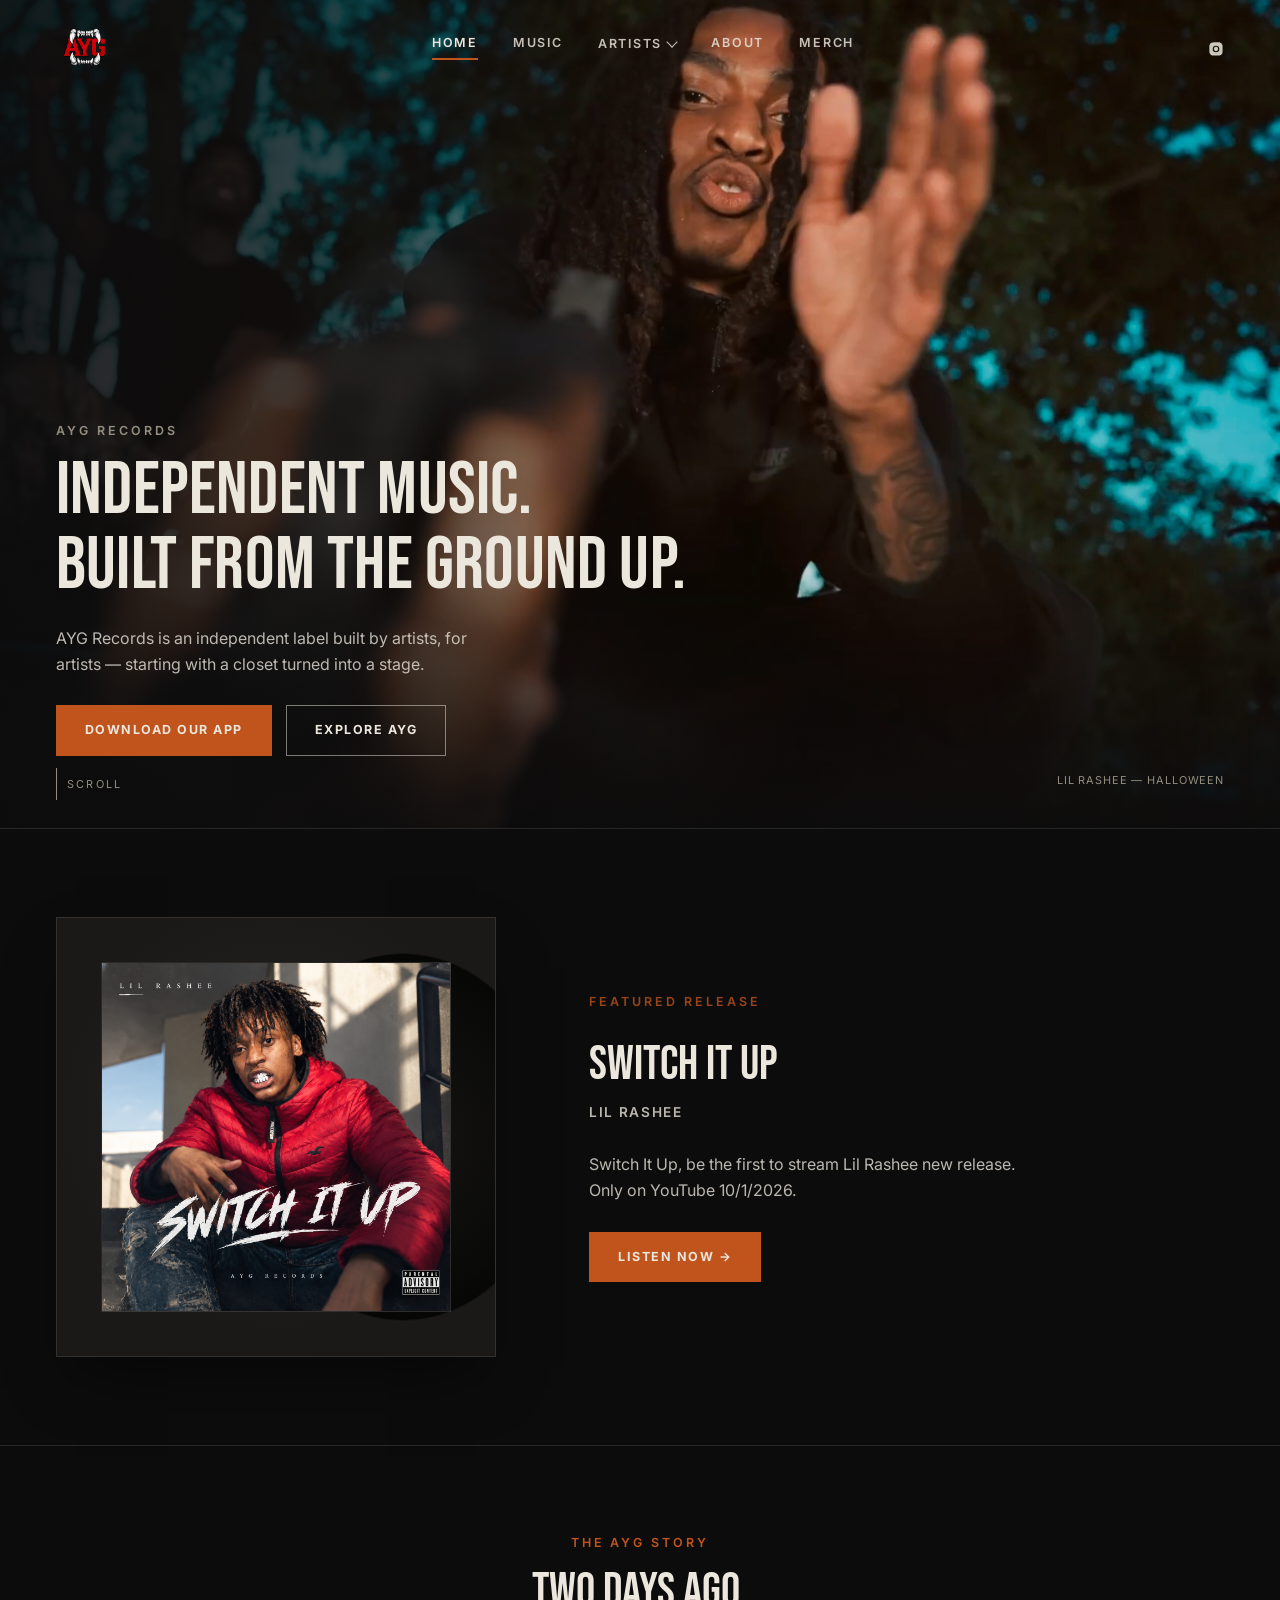
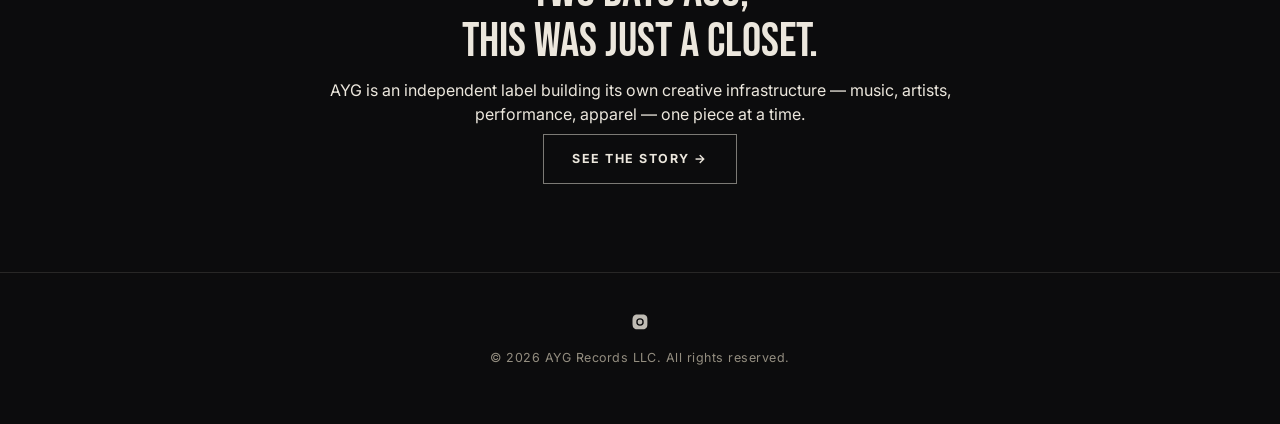
<file: index.html>
<!DOCTYPE html>
<html lang="en">
<head>
    <!-- Other head elements -->
    <link rel="icon" type="images/png" href="assets/images/ayg-logo.png" />
<meta charset="UTF-8">
<meta name="viewport" content="width=device-width, initial-scale=1.0">
<title>AYG Records — Independent Music, Built From the Ground Up</title>
<meta name="description" content="AYG Records is an independent record label building its own creative infrastructure from the ground up — music, artists, performance, and apparel.">
<meta property="og:title" content="AYG Records">
<meta property="og:description" content="Independent music. Built from the ground up.">
<meta property="og:type" content="website">
<link rel="preconnect" href="https://fonts.googleapis.com">
<link rel="preconnect" href="https://fonts.gstatic.com" crossorigin>
<link href="https://fonts.googleapis.com/css2?family=Bebas+Neue&family=Inter:wght@400;500;600;700&display=swap" rel="stylesheet">
<link rel="stylesheet" href="assets/css/site.css">
</head>
<body>

<!-- ============================================================
     HERO
     ============================================================ -->
<header class="hero">
  <div class="hero-photo" id="hero-media">
    <img id="hero-media-img" src="assets/images/hero-lil-rashee.png" alt="">
  </div>
  <div class="hero-grain" aria-hidden="true"></div>
  <div class="hero-vignette" aria-hidden="true"></div>
  <span class="hero-photo-tag" id="hero-photo-credit">Lil Rashee — @lilrashee</span>

  <div class="hero-top">
    <a href="#top" class="logo" aria-label="AYG Records, home">
      <img src="/assets/images/ayg-logo.png" alt="AYG Records" onerror="this.outerHTML='<span class=&quot;logo-fallback&quot;>AYG</span>'">
    </a>

    <nav class="nav-desktop" aria-label="primary">
      <a href="/" class="active">Home</a>
      <a href="https://aygrecords.bandcamp.com/" target="_blank" rel="noopener">Music</a>
      <div class="nav-dropdown">
        <button class="nav-dropdown-toggle" aria-haspopup="true" aria-expanded="false">Artists <span class="caret" aria-hidden="true"></span></button>
        <div class="nav-dropdown-menu">
          <a href="/lil-rashee.html">Lil Rashee</a>
        </div>
      </div>
      <a href="/documentary.html">About</a>
      <a href="/merch.html">Merch</a>
    </nav>

    <div class="nav-social">
      <a href="https://www.instagram.com/aygrecordsllc" aria-label="AYG Records on Instagram" target="_blank" rel="noopener">
        <svg viewBox="0 0 24 24"><path d="M12 2c2.7 0 3 0 4.1.06 1.1.05 1.8.22 2.4.46.65.25 1.2.6 1.75 1.14.5.5.85 1.1 1.1 1.75.25.6.4 1.3.46 2.4.06 1.1.06 1.4.06 4.1s0 3-.06 4.1c-.05 1.1-.22 1.8-.46 2.4a4.9 4.9 0 0 1-1.14 1.75 4.9 4.9 0 0 1-1.75 1.1c-.6.25-1.3.4-2.4.46-1.1.06-1.4.06-4.1.06s-3 0-4.1-.06c-1.1-.05-1.8-.22-2.4-.46a4.9 4.9 0 0 1-1.75-1.14 4.9 4.9 0 0 1-1.1-1.75c-.25-.6-.4-1.3-.46-2.4C2 15 2 14.7 2 12s0-3 .06-4.1c.05-1.1.22-1.8.46-2.4.25-.65.6-1.2 1.14-1.75A4.9 4.9 0 0 1 5.4 2.6c.6-.25 1.3-.4 2.4-.46C8.9 2.06 9.2 2 12 2zm0 5a5 5 0 1 0 0 10 5 5 0 0 0 0-10zm0 8.2a3.2 3.2 0 1 1 0-6.4 3.2 3.2 0 0 1 0 6.4zm5.2-8.4a1.2 1.2 0 1 1-2.4 0 1.2 1.2 0 0 1 2.4 0z"/></svg>
      </a>
    </div>

    <button class="nav-toggle" id="nav-toggle" aria-label="Open menu" aria-expanded="false">
      <span></span><span></span><span></span>
    </button>
  </div>

  <div class="hero-body">
    <div class="hero-content">
      <p class="eyebrow" id="hero-eyebrow">AYG RECORDS</p>
      <h1 id="hero-headline">Independent music.<br>Built from the ground up.</h1>
      <p class="sub" id="hero-subcopy">AYG Records is an independent label built by artists, for artists — starting with a closet turned into a stage.</p>
      <div class="btn-row">
        <a href="/assets/uploads/ayg-records-app.apk" download="AYG-Records-App.apk" class="btn btn-primary" id="hero-primary-cta">AYG Independent Startup Gift — Get the App</a>

        <a href="#story" class="btn btn-secondary" id="hero-secondary-cta">Explore AYG</a>
      </div>
    </div>
  </div>

  <div class="scroll-cue"><span class="line"></span> Scroll</div>
</header>

<div class="mobile-menu" id="mobile-menu">
  <button class="mobile-menu-close" id="mobile-menu-close" aria-label="Close menu">&times;</button>
  <a href="/">Home</a>
  <a href="https://aygrecords.bandcamp.com/" target="_blank" rel="noopener">Music</a>
  <span class="submenu-label">Artists</span>
  <a href="/lil-rashee.html">Lil Rashee</a>
  <a href="/documentary.html">About</a>
  <a href="/merch.html">Merch</a>
</div>

<main id="top">

  <!-- ============================================================
       FEATURED RELEASE
       ============================================================ -->
  <section class="section" id="music">
    <div class="wrap section-grid">
      <div class="media">
        <div class="release-art">
          <div class="cover" id="release-cover">
            <img class="placeholder-mark" src="assets/images/ayg-logo.png" alt="">
          </div>
        </div>
      </div>
      <div class="copy">
        <p class="eyebrow accent">Featured Release</p>
        <h2 id="release-title">Title coming soon</h2>
        <p class="meta-line" id="release-artist">Lil Rashee</p>
        <p id="release-description">A new release from AYG Records. Stream now on your preferred platform.</p>
        <a href="#" class="btn btn-primary" id="release-listen">Listen Now &rarr;</a>
      </div>
    </div>
  </section>

  <!-- ============================================================
       AYG STORY
       ============================================================ -->
  <section class="section" id="story">
    <div class="wrap">
      <div class="section-grid reverse" id="story-grid" style="display:none;">
        <div class="media">
          <div class="story-photo" id="story-photo-host"></div>
        </div>
        <div class="copy">
          <p class="eyebrow accent" id="story-eyebrow-split">THE AYG STORY</p>
          <h2 id="story-headline-split">Two days ago,<br>this was just a closet.</h2>
          <p id="story-body-split">AYG is an independent label building its own creative infrastructure — music, artists, performance, apparel — one piece at a time.</p>
          <a href="/studio.html" class="btn btn-secondary" id="story-cta-split">See the Story &rarr;</a>
          <a href="/documentary.html">About</a>
        </div>
      </div>

      <div class="story-copy-solo" id="story-solo">
        <p class="eyebrow accent" id="story-eyebrow-solo">THE AYG STORY</p>
        <h2 id="story-headline-solo">Two days ago,<br>this was just a closet.</h2>
        <p id="story-body-solo">AYG is an independent label building its own creative infrastructure — music, artists, performance, apparel — one piece at a time.</p>
        <a href="/studio.html" class="btn btn-secondary" id="story-cta-solo" style="margin-top:8px;">See the Story &rarr;</a>
      </div>
    </div>
  </section>

</main>

<footer id="about">
  <div class="foot-social">
    <a href="https://www.instagram.com/aygrecordsllc" aria-label="AYG Records on Instagram" target="_blank" rel="noopener">
      <svg viewBox="0 0 24 24"><path d="M12 2c2.7 0 3 0 4.1.06 1.1.05 1.8.22 2.4.46.65.25 1.2.6 1.75 1.14.5.5.85 1.1 1.1 1.75.25.6.4 1.3.46 2.4.06 1.1.06 1.4.06 4.1s0 3-.06 4.1c-.05 1.1-.22 1.8-.46 2.4a4.9 4.9 0 0 1-1.14 1.75 4.9 4.9 0 0 1-1.75 1.1c-.6.25-1.3.4-2.4.46-1.1.06-1.4.06-4.1.06s-3 0-4.1-.06c-1.1-.05-1.8-.22-2.4-.46a4.9 4.9 0 0 1-1.75-1.14 4.9 4.9 0 0 1-1.1-1.75c-.25-.6-.4-1.3-.46-2.4C2 15 2 14.7 2 12s0-3 .06-4.1c.05-1.1.22-1.8.46-2.4.25-.65.6-1.2 1.14-1.75A4.9 4.9 0 0 1 5.4 2.6c.6-.25 1.3-.4 2.4-.46C8.9 2.06 9.2 2 12 2zm0 5a5 5 0 1 0 0 10 5 5 0 0 0 0-10zm0 8.2a3.2 3.2 0 1 1 0-6.4 3.2 3.2 0 0 1 0 6.4zm5.2-8.4a1.2 1.2 0 1 1-2.4 0 1.2 1.2 0 0 1 2.4 0z"/></svg>
    </a>
  </div>
  <p>&copy; 2026 AYG Records LLC. All rights reserved.</p>
</footer>

<!-- ============================================================
     Content loader — reads content/homepage/*.yml at runtime so
     edits saved in /admin (which commit straight to those files)
     show up on the live site with no rebuild/build step. Falls
     back silently to the markup already in the page if a fetch
     fails, so nothing ever renders empty.
     ============================================================ -->
<script>
(function(){
  // These YAML files are flat lists of quoted scalar fields (Decap
  // always writes them that way for these widget types), so a small
  // parser covers them without pulling a full YAML library over
  // the network — no external dependency, no CDN to go down.
  function parseFlatYaml(text){
    var out = {};
    text.split('\n').forEach(function(line){
      var m = line.match(/^([A-Za-z0-9_]+):\s*(.*)$/);
      if (!m) return;
      var key = m[1], val = m[2].trim();
      if ((val[0] === '"' && val[val.length-1] === '"') || (val[0] === "'" && val[val.length-1] === "'")) {
        val = val.slice(1, -1).replace(/\\n/g, '\n').replace(/\\"/g, '"');
      }
      out[key] = val;
    });
    return out;
  }

  function fetchYaml(path){
    return fetch(path, { cache: 'no-store' })
      .then(function(res){ return res.ok ? res.text() : Promise.reject(res.status); })
      .then(parseFlatYaml)
      .catch(function(){ return null; });
  }

  var $ = function(id){ return document.getElementById(id); };
  function setHTML(id, text){
    if (!text) return;
    $(id).innerHTML = String(text).split('\n').map(function(l){
      return l.replace(/&/g,'&amp;').replace(/</g,'&lt;');
    }).join('<br>');
  }

  // ---------- HERO ----------
  fetchYaml('content/homepage/hero.yml').then(function(data){
    if (!data) return;
    if (data.eyebrow) $('hero-eyebrow').textContent = data.eyebrow;
    setHTML('hero-headline', data.headline);
    if (data.subcopy) $('hero-subcopy').textContent = data.subcopy;
    if (data.primary_cta) $('hero-primary-cta').textContent = data.primary_cta;
    if (data.primary_cta_link) {
      $('hero-primary-cta').setAttribute('href', data.primary_cta_link);
      // Downloadable files (PDF, etc.) should actually download, not navigate away
      if (/\.(pdf|zip|mp3|wav|apk)$/i.test(data.primary_cta_link)) {
        $('hero-primary-cta').setAttribute('download', '');
      } else {
        $('hero-primary-cta').removeAttribute('download');
      }
    }
    if (data.secondary_cta) $('hero-secondary-cta').textContent = data.secondary_cta;
    if (data.secondary_cta_link) $('hero-secondary-cta').setAttribute('href', data.secondary_cta_link);
    if (data.photo_credit) { $('hero-photo-credit').textContent = data.photo_credit; $('hero-photo-credit').style.display=''; }
    else { $('hero-photo-credit').style.display = 'none'; }

    var mediaHost = $('hero-media');
    if (data.video) {
      mediaHost.innerHTML = '';
      var video = document.createElement('video');
      video.autoplay = true; video.muted = true; video.loop = true; video.playsInline = true;
      if (data.photo) video.poster = data.photo;
      var source = document.createElement('source');
      source.src = data.video; source.type = 'video/mp4';
      video.appendChild(source);
      mediaHost.appendChild(video);
      video.load();
      video.play().catch(function(){});
    } else if (data.photo) {
      $('hero-media-img').src = data.photo;
    }
  });

  // ---------- FEATURED RELEASE ----------
  fetchYaml('content/homepage/featured-release.yml').then(function(data){
    if (!data) return;
    if (data.title) $('release-title').textContent = data.title;
    if (data.artist) $('release-artist').textContent = data.artist;
    if (data.description) $('release-description').textContent = data.description;
    if (data.listen_link) $('release-listen').setAttribute('href', data.listen_link);
    if (data.cover_art) {
      $('release-cover').innerHTML = '<img src="' + data.cover_art.replace(/"/g,'&quot;') + '" alt="' + (data.title||'Cover art').replace(/"/g,'&quot;') + '">';
    }
  });

  // ---------- AYG STORY ----------
  fetchYaml('content/homepage/story.yml').then(function(data){
    if (!data) return;
    var hasPhoto = !!data.photo;

    if (hasPhoto) {
      $('story-grid').style.display = 'grid';
      $('story-solo').style.display = 'none';
      if (data.eyebrow) $('story-eyebrow-split').textContent = data.eyebrow;
      setHTML('story-headline-split', data.headline);
      if (data.body) $('story-body-split').textContent = data.body;
      if (data.cta_label) $('story-cta-split').textContent = data.cta_label + ' \u2192';
      if (data.cta_link) $('story-cta-split').setAttribute('href', data.cta_link);
      $('story-photo-host').innerHTML = '<img src="' + data.photo.replace(/"/g,'&quot;') + '" alt="">';
    } else {
      if (data.eyebrow) $('story-eyebrow-solo').textContent = data.eyebrow;
      setHTML('story-headline-solo', data.headline);
      if (data.body) $('story-body-solo').textContent = data.body;
      if (data.cta_label) $('story-cta-solo').textContent = data.cta_label + ' \u2192';
      if (data.cta_link) $('story-cta-solo').setAttribute('href', data.cta_link);
    }
  });

  // ---------- MOBILE MENU ----------
  var toggle = $('nav-toggle'), menu = $('mobile-menu'), close = $('mobile-menu-close');
  function openMenu(){ menu.classList.add('open'); toggle.setAttribute('aria-expanded','true'); }
  function closeMenu(){ menu.classList.remove('open'); toggle.setAttribute('aria-expanded','false'); }
  toggle.addEventListener('click', openMenu);
  close.addEventListener('click', closeMenu);
  menu.querySelectorAll('a').forEach(function(a){ a.addEventListener('click', closeMenu); });
})();
</script>

</body>
</html>
</file>
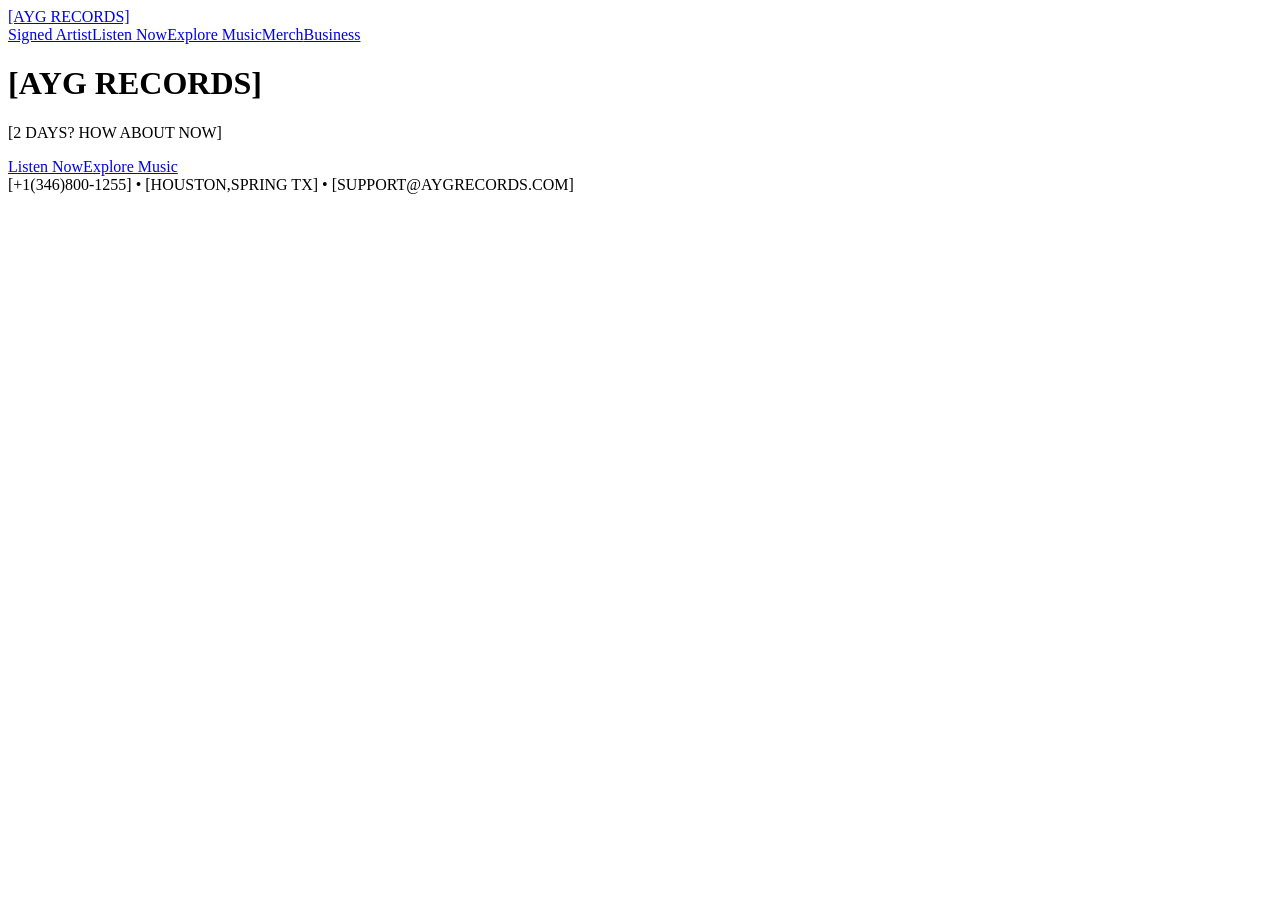
<file: admin/index.html>
<!doctype html><html><head><meta charset="utf-8"><meta name="viewport" content="width=device-width,initial-scale=1"><title>[AYG RECORDS]</title></head><body><header><a href="/">[AYG RECORDS]</a><nav><a href="/artists/">Signed Artist</a><a href="/listen/">Listen Now</a><a href="/music/">Explore Music</a><a href="/merch/">Merch</a><a href="/contact/">Business</a></nav></header><main><h1>[AYG RECORDS]</h1><p>[2 DAYS? HOW ABOUT NOW]</p><a href="/listen/">Listen Now</a><a href="/music/">Explore Music</a></main><footer>[+1(346)800-1255] • [HOUSTON,SPRING TX] • [SUPPORT@AYGRECORDS.COM]</footer></body></html>
</file>
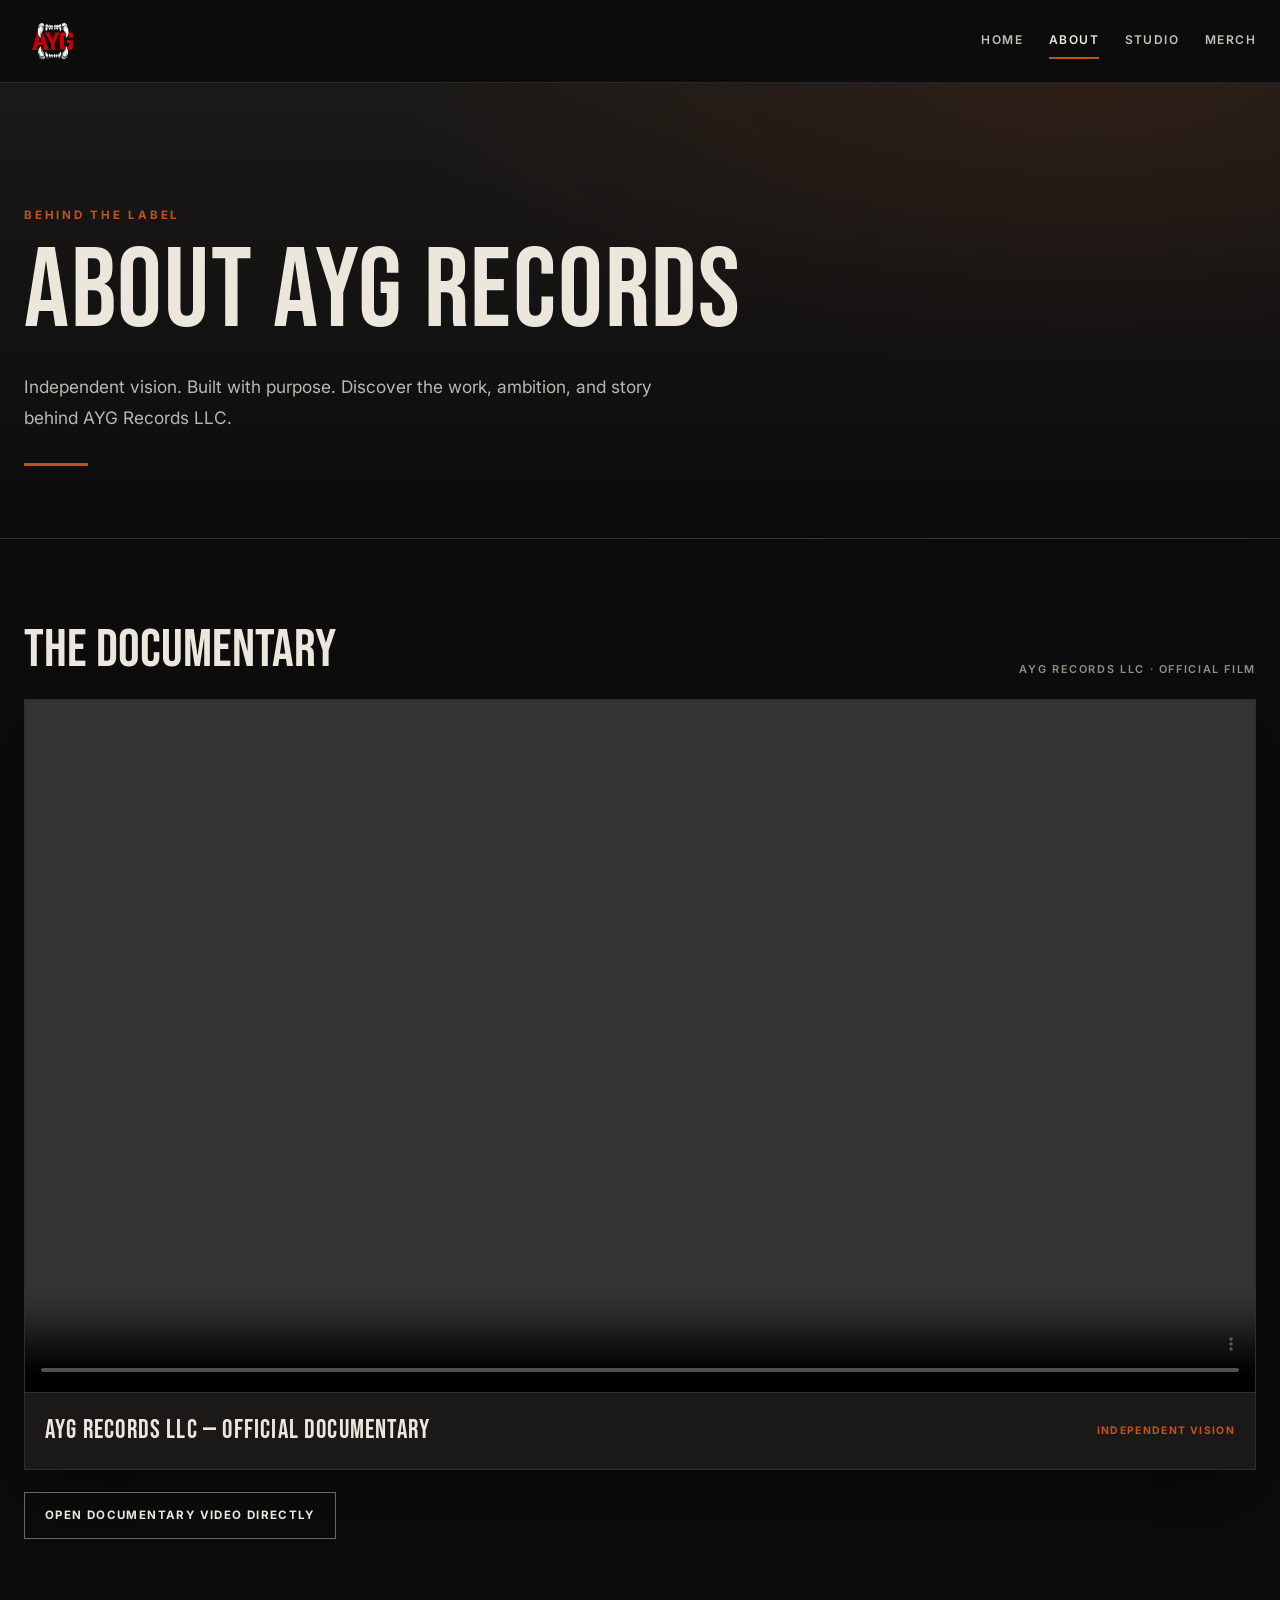
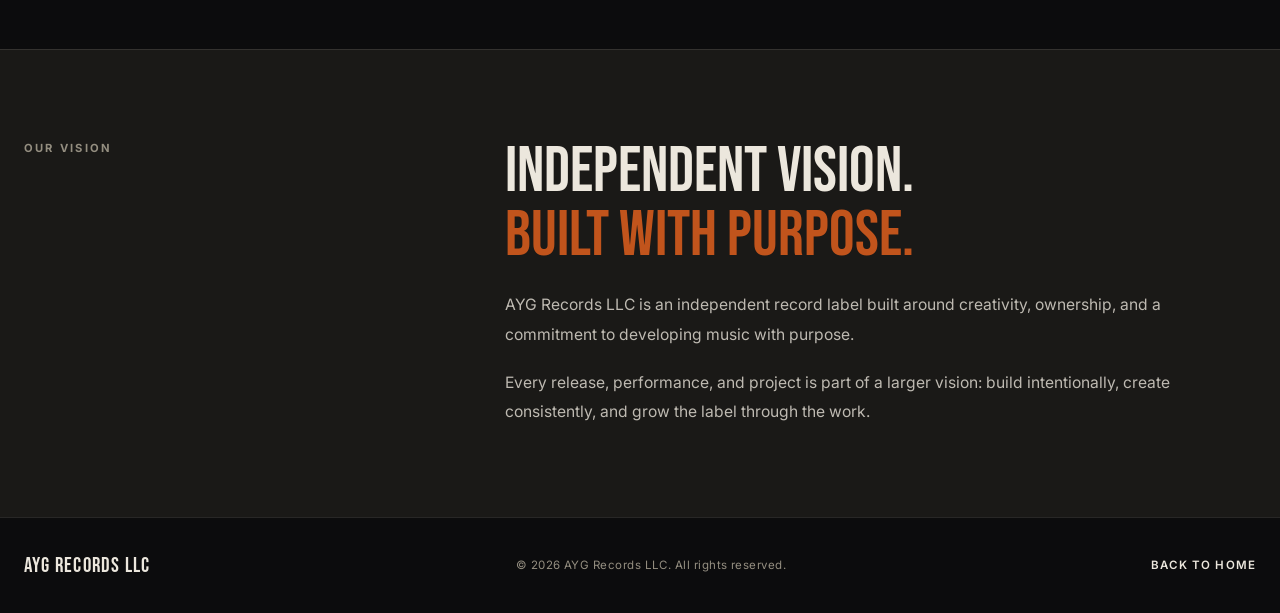
<file: documentary.html>
<!DOCTYPE html>
<html lang="en">
<head>
  <meta charset="UTF-8">
  <meta name="viewport" content="width=device-width, initial-scale=1.0">
  <meta name="theme-color" content="#0c0c0d">
  <meta name="description" content="The official AYG Records LLC documentary. Independent vision. Built with purpose.">
  <title>Documentary | AYG Records LLC</title>

  <link rel="preconnect" href="https://fonts.googleapis.com">
  <link rel="preconnect" href="https://fonts.gstatic.com" crossorigin>
  <link href="https://fonts.googleapis.com/css2?family=Bebas+Neue&family=Inter:wght@400;500;600;700&display=swap" rel="stylesheet">

  <style>
    :root {
      --ink: #0c0c0d;
      --charcoal: #1a1917;
      --charcoal-2: #242220;
      --paper: #ece7dd;
      --smoke: #948e80;
      --ember: #c1541c;
      --ember-dim: #7a3712;
      --hairline: rgba(236, 231, 221, 0.12);
      --display: 'Bebas Neue', sans-serif;
      --body: 'Inter', -apple-system, BlinkMacSystemFont, sans-serif;
      --max: 1280px;
    }

    * {
      margin: 0;
      padding: 0;
      box-sizing: border-box;
    }

    html {
      scroll-behavior: smooth;
      background: var(--ink);
    }

    body {
      min-height: 100vh;
      background: var(--ink);
      color: var(--paper);
      font-family: var(--body);
      -webkit-font-smoothing: antialiased;
      line-height: 1.5;
    }

    a {
      color: inherit;
      text-decoration: none;
    }

    a:focus-visible,
    button:focus-visible,
    video:focus-visible {
      outline: 2px solid var(--ember);
      outline-offset: 4px;
    }

    .wrap {
      width: 100%;
      max-width: var(--max);
      margin-inline: auto;
      padding-inline: 24px;
    }

    /* HEADER */
    .site-header {
      position: relative;
      z-index: 5;
      width: 100%;
      background: var(--ink);
      border-bottom: 1px solid var(--hairline);
    }

    .header-inner {
      min-height: 82px;
      display: flex;
      align-items: center;
      justify-content: space-between;
      gap: 24px;
    }

    .logo {
      display: inline-flex;
      align-items: center;
      gap: 12px;
      flex-shrink: 0;
    }

    .logo img {
      display: block;
      width: auto;
      height: 38px;
      max-width: 190px;
      object-fit: contain;
    }

    .logo-text {
      font-family: var(--display);
      font-size: 1.8rem;
      line-height: 1;
      letter-spacing: 0.04em;
      color: var(--paper);
    }

    .desktop-nav {
      display: flex;
      align-items: center;
      flex-wrap: wrap;
      gap: 1.6rem;
    }

    .desktop-nav a {
      padding: 8px 0;
      color: var(--paper);
      opacity: 0.82;
      font-size: 0.75rem;
      font-weight: 600;
      letter-spacing: 0.12em;
      text-transform: uppercase;
      border-bottom: 2px solid transparent;
      transition: opacity 0.2s ease, border-color 0.2s ease;
    }

    .desktop-nav a:hover,
    .desktop-nav a.active {
      opacity: 1;
      border-bottom-color: var(--ember);
    }

    /* MOBILE NAVIGATION */
    .menu-toggle {
      display: none;
      border: 1px solid var(--hairline);
      background: var(--charcoal);
      color: var(--paper);
      padding: 10px 14px;
      font-family: var(--body);
      font-size: 0.72rem;
      font-weight: 700;
      letter-spacing: 0.12em;
      text-transform: uppercase;
      cursor: pointer;
    }

    .mobile-nav {
      display: none;
      padding: 8px 24px 24px;
      border-top: 1px solid var(--hairline);
      background: var(--ink);
    }

    .mobile-nav.open {
      display: flex;
      flex-direction: column;
      gap: 0;
    }

    .mobile-nav a {
      padding: 15px 0;
      color: var(--paper);
      font-family: var(--display);
      font-size: 1.55rem;
      letter-spacing: 0.04em;
      text-transform: uppercase;
      border-bottom: 1px solid var(--hairline);
    }

    .mobile-nav a.active {
      color: var(--ember);
    }

    /* PAGE INTRO */
    .page-intro {
      position: relative;
      padding-top: clamp(64px, 10vw, 124px);
      padding-bottom: clamp(42px, 6vw, 72px);
      overflow: hidden;
      border-bottom: 1px solid var(--hairline);
      background:
        radial-gradient(ellipse at 85% 0%, rgba(193, 84, 28, 0.12), transparent 45%),
        linear-gradient(180deg, var(--charcoal), var(--ink));
    }

    .eyebrow {
      margin-bottom: 16px;
      color: var(--ember);
      font-size: 0.72rem;
      font-weight: 700;
      letter-spacing: 0.24em;
      text-transform: uppercase;
    }

    h1,
    h2,
    h3 {
      font-family: var(--display);
      font-weight: 400;
      text-transform: uppercase;
    }

    h1 {
      max-width: 950px;
      font-size: clamp(3.2rem, 9vw, 7rem);
      line-height: 0.95;
      letter-spacing: 0.015em;
    }

    .intro-copy {
      max-width: 650px;
      margin-top: 24px;
      color: var(--paper);
      opacity: 0.78;
      font-size: clamp(0.95rem, 2vw, 1.08rem);
      line-height: 1.8;
    }

    .intro-rule {
      width: 64px;
      height: 3px;
      margin-top: 30px;
      background: var(--ember);
    }

    /* DOCUMENTARY PLAYER */
    .documentary-section {
      padding-top: clamp(40px, 7vw, 84px);
      padding-bottom: clamp(56px, 9vw, 110px);
    }

    .section-heading {
      margin-bottom: 22px;
      display: flex;
      align-items: flex-end;
      justify-content: space-between;
      gap: 20px;
    }

    .section-heading h2 {
      font-size: clamp(2rem, 5vw, 3.4rem);
      line-height: 1;
    }

    .section-label {
      color: var(--smoke);
      font-size: 0.68rem;
      font-weight: 600;
      letter-spacing: 0.15em;
      text-transform: uppercase;
      text-align: right;
    }

    .documentary {
      width: 100%;
      overflow: hidden;
      border: 1px solid rgba(236, 231, 221, 0.2);
      background: #000;
      box-shadow: 0 28px 70px rgba(0, 0, 0, 0.4);
    }

    .documentary video {
      display: block;
      width: 100%;
      height: auto;
      min-height: 200px;
      max-height: 78vh;
      aspect-ratio: 16 / 9;
      object-fit: contain;
      background: #000;
    }

    .video-caption {
      display: flex;
      align-items: center;
      justify-content: space-between;
      gap: 16px;
      padding: 18px 20px;
      background: var(--charcoal);
      border-top: 1px solid var(--hairline);
    }

    .caption-title {
      color: var(--paper);
      font-family: var(--display);
      font-size: clamp(1.15rem, 3vw, 1.65rem);
      letter-spacing: 0.045em;
      text-transform: uppercase;
    }

    .caption-tag {
      color: var(--ember);
      font-size: 0.65rem;
      font-weight: 700;
      letter-spacing: 0.13em;
      text-transform: uppercase;
      text-align: right;
    }

    .direct-link {
      display: inline-flex;
      align-items: center;
      justify-content: center;
      margin-top: 22px;
      padding: 14px 20px;
      border: 1px solid rgba(236, 231, 221, 0.42);
      color: var(--paper);
      font-size: 0.72rem;
      font-weight: 700;
      letter-spacing: 0.12em;
      text-transform: uppercase;
      transition: background 0.2s ease, border-color 0.2s ease;
    }

    .direct-link:hover {
      border-color: var(--ember);
      background: var(--ember-dim);
    }

    /* ABOUT COPY */
    .about-copy {
      padding: clamp(48px, 8vw, 90px) 0;
      border-top: 1px solid var(--hairline);
      background: var(--charcoal);
    }

    .about-inner {
      display: grid;
      grid-template-columns: 0.7fr 1.3fr;
      gap: clamp(28px, 6vw, 80px);
      align-items: start;
    }

    .about-heading {
      color: var(--smoke);
      font-size: 0.7rem;
      font-weight: 700;
      letter-spacing: 0.2em;
      text-transform: uppercase;
    }

    .about-text h2 {
      margin-bottom: 22px;
      font-size: clamp(2.3rem, 5vw, 4rem);
      line-height: 1;
    }

    .about-text p {
      max-width: 680px;
      margin-bottom: 18px;
      color: var(--paper);
      opacity: 0.78;
      font-size: 0.98rem;
      line-height: 1.9;
    }

    .about-text p:last-child {
      margin-bottom: 0;
    }

    .about-accent {
      color: var(--ember);
    }

    /* FOOTER */
    .site-footer {
      padding: 32px 0;
      border-top: 1px solid var(--hairline);
      background: var(--ink);
    }

    .footer-inner {
      display: flex;
      align-items: center;
      justify-content: space-between;
      flex-wrap: wrap;
      gap: 16px;
    }

    .footer-brand {
      font-family: var(--display);
      font-size: 1.3rem;
      letter-spacing: 0.06em;
      text-transform: uppercase;
    }

    .footer-copy {
      color: var(--smoke);
      font-size: 0.72rem;
      letter-spacing: 0.04em;
    }

    .footer-link {
      color: var(--paper);
      font-size: 0.72rem;
      font-weight: 600;
      letter-spacing: 0.1em;
      text-transform: uppercase;
    }

    .footer-link:hover {
      color: var(--ember);
    }

    @media (max-width: 899px) {
      .header-inner {
        min-height: 72px;
      }

      .desktop-nav {
        display: none;
      }

      .menu-toggle {
        display: inline-flex;
      }

      .about-inner {
        grid-template-columns: 1fr;
        gap: 20px;
      }
    }

    @media (max-width: 560px) {
      .wrap {
        padding-inline: 20px;
      }

      .logo img {
        height: 32px;
        max-width: 150px;
      }

      .logo-text {
        font-size: 1.5rem;
      }

      .section-heading {
        align-items: flex-start;
        flex-direction: column;
      }

      .section-label {
        text-align: left;
      }

      .video-caption {
        align-items: flex-start;
        flex-direction: column;
        gap: 6px;
        padding: 16px;
      }

      .caption-tag {
        text-align: left;
      }

      .documentary video {
        min-height: 190px;
      }

      .footer-inner {
        align-items: flex-start;
        flex-direction: column;
      }
    }

    @media (prefers-reduced-motion: reduce) {
      html {
        scroll-behavior: auto;
      }

      *,
      *::before,
      *::after {
        transition-duration: 0.01ms !important;
        animation-duration: 0.01ms !important;
        animation-iteration-count: 1 !important;
      }
    }
  </style>
</head>

<body>
  <header class="site-header">
    <div class="wrap header-inner">
      <a class="logo" href="/" aria-label="AYG Records home">
        <img src="/assets/images/ayg-logo.png" alt="AYG Records"
             onerror="this.style.display='none'; this.nextElementSibling.hidden=false;">
        <span class="logo-text" hidden>AYG RECORDS</span>
      </a>

      <nav class="desktop-nav" aria-label="Main navigation">
  <a href="/">Home</a>
  <a href="/documentary.html" class="active" aria-current="page">About</a>
  <a href="/studio.html">Studio</a>
  <a href="/merch.html">Merch</a>
</nav>

      <button class="menu-toggle" type="button"
              aria-expanded="false" aria-controls="mobile-nav"
              onclick="toggleMobileNav(this)">
        Menu
      </button>
    </div>

    <nav class="mobile-nav" id="mobile-nav" aria-label="Mobile navigation">
  <a href="/">Home</a>
  <a href="/documentary.html" class="active" aria-current="page">About</a>
  <a href="/studio.html">Studio</a>
  <a href="/merch.html">Merch</a>
</nav>
  </header>

  <main>
    <section class="page-intro">
      <div class="wrap">
        <p class="eyebrow">Behind the label</p>
        <h1>About AYG Records</h1>
        <p class="intro-copy">
          Independent vision. Built with purpose. Discover the work,
          ambition, and story behind AYG Records LLC.
        </p>
        <div class="intro-rule" aria-hidden="true"></div>
      </div>
    </section>

    <section class="documentary-section">
      <div class="wrap">
        <div class="section-heading">
          <h2>The Documentary</h2>
          <p class="section-label">AYG Records LLC · Official Film</p>
        </div>

        <div class="documentary">
          <video controls preload="metadata" playsinline
                 aria-label="AYG Records official documentary">
            <source src="/assets/uploads/documentary.mp4" type="video/mp4">
            Your browser cannot play this video.
          </video>

          <div class="video-caption">
            <span class="caption-title">AYG Records LLC — Official Documentary</span>
            <span class="caption-tag">Independent vision</span>
          </div>
        </div>

        <a class="direct-link" href="/assets/uploads/documentary.mp4">
          Open documentary video directly
        </a>
      </div>
    </section>

    <section class="about-copy">
      <div class="wrap about-inner">
        <p class="about-heading">Our vision</p>

        <div class="about-text">
          <h2>Independent vision.<br><span class="about-accent">Built with purpose.</span></h2>
          <p>
            AYG Records LLC is an independent record label built around
            creativity, ownership, and a commitment to developing music
            with purpose.
          </p>
          <p>
            Every release, performance, and project is part of a larger
            vision: build intentionally, create consistently, and grow
            the label through the work.
          </p>
        </div>
      </div>
    </section>
  </main>

  <footer class="site-footer">
    <div class="wrap footer-inner">
      <a class="footer-brand" href="/">AYG Records LLC</a>
      <p class="footer-copy">© <span id="year"></span> AYG Records LLC. All rights reserved.</p>
      <a class="footer-link" href="/">Back to home</a>
    </div>
  </footer>

  <script>
    function toggleMobileNav(button) {
      const menu = document.getElementById('mobile-nav');
      const isOpen = menu.classList.toggle('open');
      button.setAttribute('aria-expanded', String(isOpen));
      button.textContent = isOpen ? 'Close' : 'Menu';
    }

    document.getElementById('year').textContent = new Date().getFullYear();
  </script>
</body>
</html>
</file>
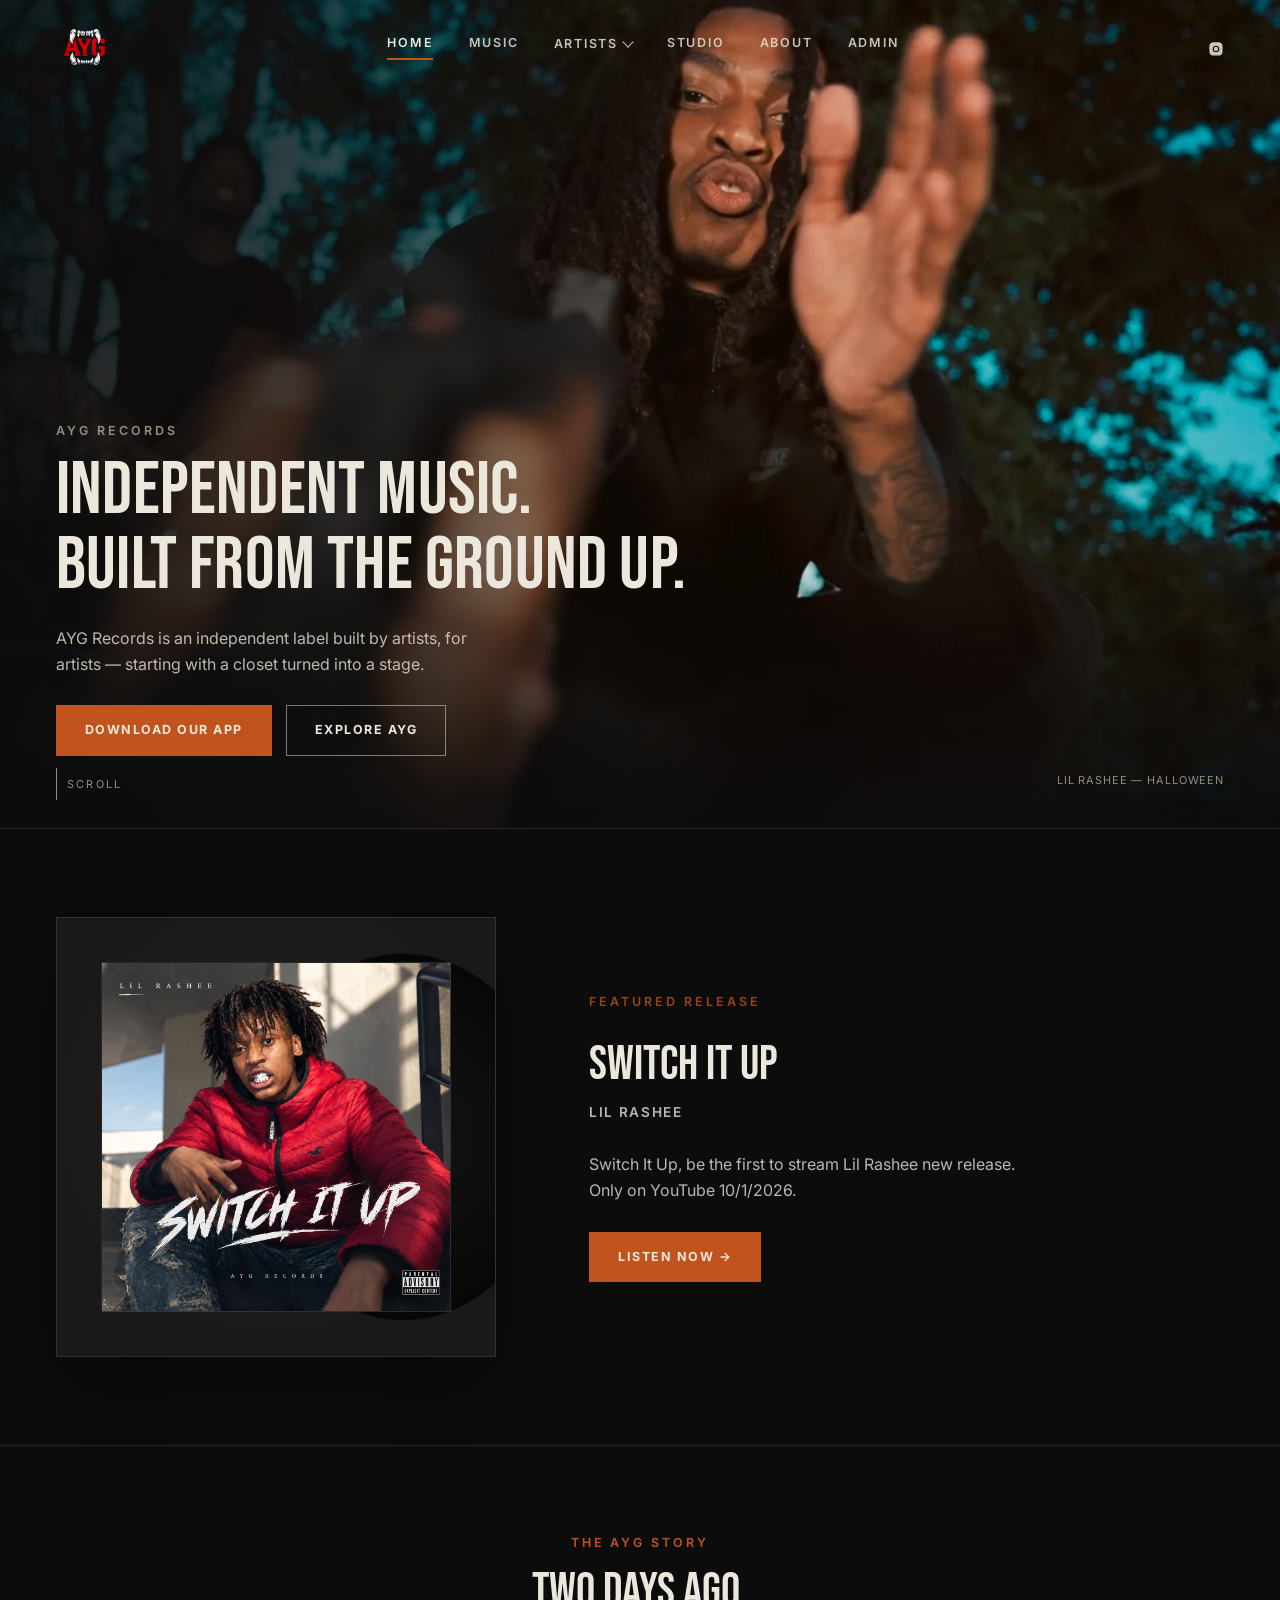
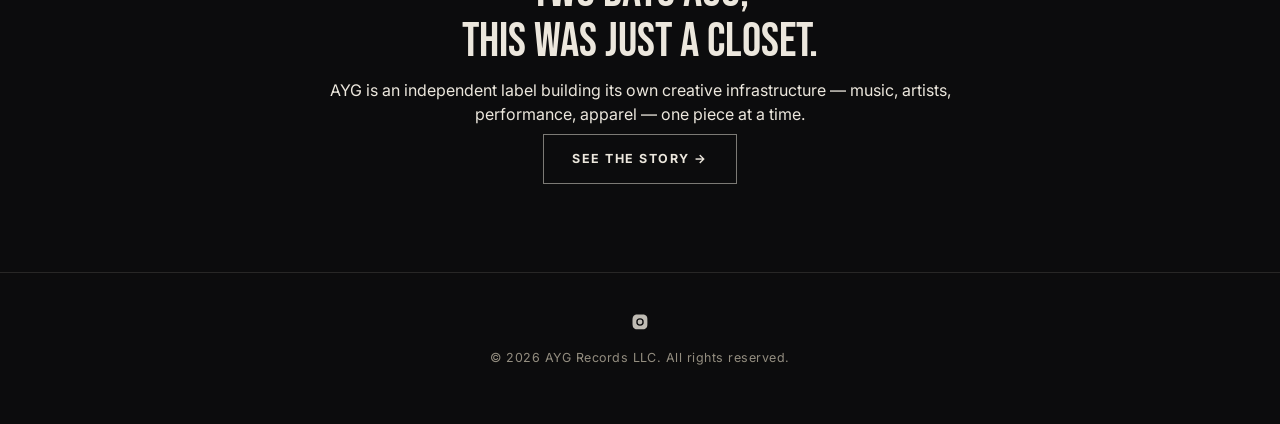
<file: index-7.html>
<!DOCTYPE html>
<html lang="en">
<head>
<meta charset="UTF-8">
<meta name="viewport" content="width=device-width, initial-scale=1.0">
<title>AYG Records — Independent Music, Built From the Ground Up</title>
<meta name="description" content="AYG Records is an independent record label building its own creative infrastructure from the ground up — music, artists, performance, and apparel.">
<meta property="og:title" content="AYG Records">
<meta property="og:description" content="Independent music. Built from the ground up.">
<meta property="og:type" content="website">
<link rel="preconnect" href="https://fonts.googleapis.com">
<link rel="preconnect" href="https://fonts.gstatic.com" crossorigin>
<link href="https://fonts.googleapis.com/css2?family=Bebas+Neue&family=Inter:wght@400;500;600;700&display=swap" rel="stylesheet">
<link rel="stylesheet" href="assets/css/site.css">
</head>
<body>

<!-- ============================================================
     HERO
     ============================================================ -->
<header class="hero">
  <div class="hero-photo" id="hero-media">
    <img id="hero-media-img" src="assets/images/hero-lil-rashee.png" alt="">
  </div>
  <div class="hero-grain" aria-hidden="true"></div>
  <div class="hero-vignette" aria-hidden="true"></div>
  <span class="hero-photo-tag" id="hero-photo-credit">Lil Rashee — @lilrashee</span>

  <div class="hero-top">
    <a href="#top" class="logo" aria-label="AYG Records, home">
      <img src="assets/images/ayg-logo.png" alt="AYG Records">
    </a>

    <nav class="nav-desktop" aria-label="primary">
      <a href="/" class="active">Home</a>
      <a href="https://aygrecords.bandcamp.com/" target="_blank" rel="noopener">Music</a>
      <div class="nav-dropdown">
        <button class="nav-dropdown-toggle" aria-haspopup="true" aria-expanded="false">Artists <span class="caret" aria-hidden="true"></span></button>
        <div class="nav-dropdown-menu">
          <a href="/lil-rashee.html">Lil Rashee</a>
        </div>
      </div>
      <a href="/studio.html">Studio</a>
      <a href="#story">About</a>
      <a href="/admin">Admin</a>
    </nav>

    <div class="nav-social">
      <a href="https://www.instagram.com/aygrecordsllc" aria-label="AYG Records on Instagram" target="_blank" rel="noopener">
        <svg viewBox="0 0 24 24"><path d="M12 2c2.7 0 3 0 4.1.06 1.1.05 1.8.22 2.4.46.65.25 1.2.6 1.75 1.14.5.5.85 1.1 1.1 1.75.25.6.4 1.3.46 2.4.06 1.1.06 1.4.06 4.1s0 3-.06 4.1c-.05 1.1-.22 1.8-.46 2.4a4.9 4.9 0 0 1-1.14 1.75 4.9 4.9 0 0 1-1.75 1.1c-.6.25-1.3.4-2.4.46-1.1.06-1.4.06-4.1.06s-3 0-4.1-.06c-1.1-.05-1.8-.22-2.4-.46a4.9 4.9 0 0 1-1.75-1.14 4.9 4.9 0 0 1-1.1-1.75c-.25-.6-.4-1.3-.46-2.4C2 15 2 14.7 2 12s0-3 .06-4.1c.05-1.1.22-1.8.46-2.4.25-.65.6-1.2 1.14-1.75A4.9 4.9 0 0 1 5.4 2.6c.6-.25 1.3-.4 2.4-.46C8.9 2.06 9.2 2 12 2zm0 5a5 5 0 1 0 0 10 5 5 0 0 0 0-10zm0 8.2a3.2 3.2 0 1 1 0-6.4 3.2 3.2 0 0 1 0 6.4zm5.2-8.4a1.2 1.2 0 1 1-2.4 0 1.2 1.2 0 0 1 2.4 0z"/></svg>
      </a>
    </div>

    <button class="nav-toggle" id="nav-toggle" aria-label="Open menu" aria-expanded="false">
      <span></span><span></span><span></span>
    </button>
  </div>

  <div class="hero-body">
    <div class="hero-content">
      <p class="eyebrow" id="hero-eyebrow">AYG RECORDS</p>
      <h1 id="hero-headline">Independent music.<br>Built from the ground up.</h1>
      <p class="sub" id="hero-subcopy">AYG Records is an independent label built by artists, for artists — starting with a closet turned into a stage.</p>
      <div class="btn-row">
        <a href="/assets/uploads/ayg-records-catalog.pdf" download class="btn btn-primary" id="hero-primary-cta">Listen Now</a>
        <a href="#story" class="btn btn-secondary" id="hero-secondary-cta">Explore AYG</a>
      </div>
    </div>
  </div>

  <div class="scroll-cue"><span class="line"></span> Scroll</div>
</header>

<div class="mobile-menu" id="mobile-menu">
  <button class="mobile-menu-close" id="mobile-menu-close" aria-label="Close menu">&times;</button>
  <a href="/">Home</a>
  <a href="https://aygrecords.bandcamp.com/" target="_blank" rel="noopener">Music</a>
  <span class="submenu-label">Artists</span>
  <a href="/lil-rashee.html">Lil Rashee</a>
  <a href="/studio.html">Studio</a>
  <a href="#story">About</a>
  <a href="/admin">Admin</a>
</div>

<main id="top">

  <!-- ============================================================
       FEATURED RELEASE
       ============================================================ -->
  <section class="section" id="music">
    <div class="wrap section-grid">
      <div class="media">
        <div class="release-art">
          <div class="cover" id="release-cover">
            <img class="placeholder-mark" src="assets/images/ayg-logo.png" alt="">
          </div>
        </div>
      </div>
      <div class="copy">
        <p class="eyebrow accent">Featured Release</p>
        <h2 id="release-title">Title coming soon</h2>
        <p class="meta-line" id="release-artist">Lil Rashee</p>
        <p id="release-description">A new release from AYG Records. Stream now on your preferred platform.</p>
        <a href="#" class="btn btn-primary" id="release-listen">Listen Now &rarr;</a>
      </div>
    </div>
  </section>

  <!-- ============================================================
       AYG STORY
       ============================================================ -->
  <section class="section" id="story">
    <div class="wrap">
      <div class="section-grid reverse" id="story-grid" style="display:none;">
        <div class="media">
          <div class="story-photo" id="story-photo-host"></div>
        </div>
        <div class="copy">
          <p class="eyebrow accent" id="story-eyebrow-split">THE AYG STORY</p>
          <h2 id="story-headline-split">Two days ago,<br>this was just a closet.</h2>
          <p id="story-body-split">AYG is an independent label building its own creative infrastructure — music, artists, performance, apparel — one piece at a time.</p>
          <a href="/studio.html" class="btn btn-secondary" id="story-cta-split">See the Story &rarr;</a>
        </div>
      </div>

      <div class="story-copy-solo" id="story-solo">
        <p class="eyebrow accent" id="story-eyebrow-solo">THE AYG STORY</p>
        <h2 id="story-headline-solo">Two days ago,<br>this was just a closet.</h2>
        <p id="story-body-solo">AYG is an independent label building its own creative infrastructure — music, artists, performance, apparel — one piece at a time.</p>
        <a href="/studio.html" class="btn btn-secondary" id="story-cta-solo" style="margin-top:8px;">See the Story &rarr;</a>
      </div>
    </div>
  </section>

</main>

<footer id="about">
  <div class="foot-social">
    <a href="https://www.instagram.com/aygrecordsllc" aria-label="AYG Records on Instagram" target="_blank" rel="noopener">
      <svg viewBox="0 0 24 24"><path d="M12 2c2.7 0 3 0 4.1.06 1.1.05 1.8.22 2.4.46.65.25 1.2.6 1.75 1.14.5.5.85 1.1 1.1 1.75.25.6.4 1.3.46 2.4.06 1.1.06 1.4.06 4.1s0 3-.06 4.1c-.05 1.1-.22 1.8-.46 2.4a4.9 4.9 0 0 1-1.14 1.75 4.9 4.9 0 0 1-1.75 1.1c-.6.25-1.3.4-2.4.46-1.1.06-1.4.06-4.1.06s-3 0-4.1-.06c-1.1-.05-1.8-.22-2.4-.46a4.9 4.9 0 0 1-1.75-1.14 4.9 4.9 0 0 1-1.1-1.75c-.25-.6-.4-1.3-.46-2.4C2 15 2 14.7 2 12s0-3 .06-4.1c.05-1.1.22-1.8.46-2.4.25-.65.6-1.2 1.14-1.75A4.9 4.9 0 0 1 5.4 2.6c.6-.25 1.3-.4 2.4-.46C8.9 2.06 9.2 2 12 2zm0 5a5 5 0 1 0 0 10 5 5 0 0 0 0-10zm0 8.2a3.2 3.2 0 1 1 0-6.4 3.2 3.2 0 0 1 0 6.4zm5.2-8.4a1.2 1.2 0 1 1-2.4 0 1.2 1.2 0 0 1 2.4 0z"/></svg>
    </a>
  </div>
  <p>&copy; 2026 AYG Records LLC. All rights reserved.</p>
</footer>

<!-- ============================================================
     Content loader — reads content/homepage/*.yml at runtime so
     edits saved in /admin (which commit straight to those files)
     show up on the live site with no rebuild/build step. Falls
     back silently to the markup already in the page if a fetch
     fails, so nothing ever renders empty.
     ============================================================ -->
<script>
(function(){
  // These YAML files are flat lists of quoted scalar fields (Decap
  // always writes them that way for these widget types), so a small
  // parser covers them without pulling a full YAML library over
  // the network — no external dependency, no CDN to go down.
  function parseFlatYaml(text){
    var out = {};
    text.split('\n').forEach(function(line){
      var m = line.match(/^([A-Za-z0-9_]+):\s*(.*)$/);
      if (!m) return;
      var key = m[1], val = m[2].trim();
      if ((val[0] === '"' && val[val.length-1] === '"') || (val[0] === "'" && val[val.length-1] === "'")) {
        val = val.slice(1, -1).replace(/\\n/g, '\n').replace(/\\"/g, '"');
      }
      out[key] = val;
    });
    return out;
  }

  function fetchYaml(path){
    return fetch(path, { cache: 'no-store' })
      .then(function(res){ return res.ok ? res.text() : Promise.reject(res.status); })
      .then(parseFlatYaml)
      .catch(function(){ return null; });
  }

  var $ = function(id){ return document.getElementById(id); };
  function setHTML(id, text){
    if (!text) return;
    $(id).innerHTML = String(text).split('\n').map(function(l){
      return l.replace(/&/g,'&amp;').replace(/</g,'&lt;');
    }).join('<br>');
  }

  // ---------- HERO ----------
  fetchYaml('content/homepage/hero.yml').then(function(data){
    if (!data) return;
    if (data.eyebrow) $('hero-eyebrow').textContent = data.eyebrow;
    setHTML('hero-headline', data.headline);
    if (data.subcopy) $('hero-subcopy').textContent = data.subcopy;
    if (data.primary_cta) $('hero-primary-cta').textContent = data.primary_cta;
    if (data.primary_cta_link) {
      $('hero-primary-cta').setAttribute('href', data.primary_cta_link);
      // Downloadable files (PDF, etc.) should actually download, not navigate away
      if (/\.(pdf|zip|mp3|wav)$/i.test(data.primary_cta_link)) {
        $('hero-primary-cta').setAttribute('download', '');
      } else {
        $('hero-primary-cta').removeAttribute('download');
      }
    }
    if (data.secondary_cta) $('hero-secondary-cta').textContent = data.secondary_cta;
    if (data.secondary_cta_link) $('hero-secondary-cta').setAttribute('href', data.secondary_cta_link);
    if (data.photo_credit) { $('hero-photo-credit').textContent = data.photo_credit; $('hero-photo-credit').style.display=''; }
    else { $('hero-photo-credit').style.display = 'none'; }

    var mediaHost = $('hero-media');
    if (data.video) {
      mediaHost.innerHTML = '';
      var video = document.createElement('video');
      video.autoplay = true; video.muted = true; video.loop = true; video.playsInline = true;
      if (data.photo) video.poster = data.photo;
      var source = document.createElement('source');
      source.src = data.video; source.type = 'video/mp4';
      video.appendChild(source);
      mediaHost.appendChild(video);
      video.load();
      video.play().catch(function(){});
    } else if (data.photo) {
      $('hero-media-img').src = data.photo;
    }
  });

  // ---------- FEATURED RELEASE ----------
  fetchYaml('content/homepage/featured-release.yml').then(function(data){
    if (!data) return;
    if (data.title) $('release-title').textContent = data.title;
    if (data.artist) $('release-artist').textContent = data.artist;
    if (data.description) $('release-description').textContent = data.description;
    if (data.listen_link) $('release-listen').setAttribute('href', data.listen_link);
    if (data.cover_art) {
      $('release-cover').innerHTML = '<img src="' + data.cover_art.replace(/"/g,'&quot;') + '" alt="' + (data.title||'Cover art').replace(/"/g,'&quot;') + '">';
    }
  });

  // ---------- AYG STORY ----------
  fetchYaml('content/homepage/story.yml').then(function(data){
    if (!data) return;
    var hasPhoto = !!data.photo;

    if (hasPhoto) {
      $('story-grid').style.display = 'grid';
      $('story-solo').style.display = 'none';
      if (data.eyebrow) $('story-eyebrow-split').textContent = data.eyebrow;
      setHTML('story-headline-split', data.headline);
      if (data.body) $('story-body-split').textContent = data.body;
      if (data.cta_label) $('story-cta-split').textContent = data.cta_label + ' \u2192';
      if (data.cta_link) $('story-cta-split').setAttribute('href', data.cta_link);
      $('story-photo-host').innerHTML = '<img src="' + data.photo.replace(/"/g,'&quot;') + '" alt="">';
    } else {
      if (data.eyebrow) $('story-eyebrow-solo').textContent = data.eyebrow;
      setHTML('story-headline-solo', data.headline);
      if (data.body) $('story-body-solo').textContent = data.body;
      if (data.cta_label) $('story-cta-solo').textContent = data.cta_label + ' \u2192';
      if (data.cta_link) $('story-cta-solo').setAttribute('href', data.cta_link);
    }
  });

  // ---------- MOBILE MENU ----------
  var toggle = $('nav-toggle'), menu = $('mobile-menu'), close = $('mobile-menu-close');
  function openMenu(){ menu.classList.add('open'); toggle.setAttribute('aria-expanded','true'); }
  function closeMenu(){ menu.classList.remove('open'); toggle.setAttribute('aria-expanded','false'); }
  toggle.addEventListener('click', openMenu);
  close.addEventListener('click', closeMenu);
  menu.querySelectorAll('a').forEach(function(a){ a.addEventListener('click', closeMenu); });
})();
</script>

</body>
</html>
</file>
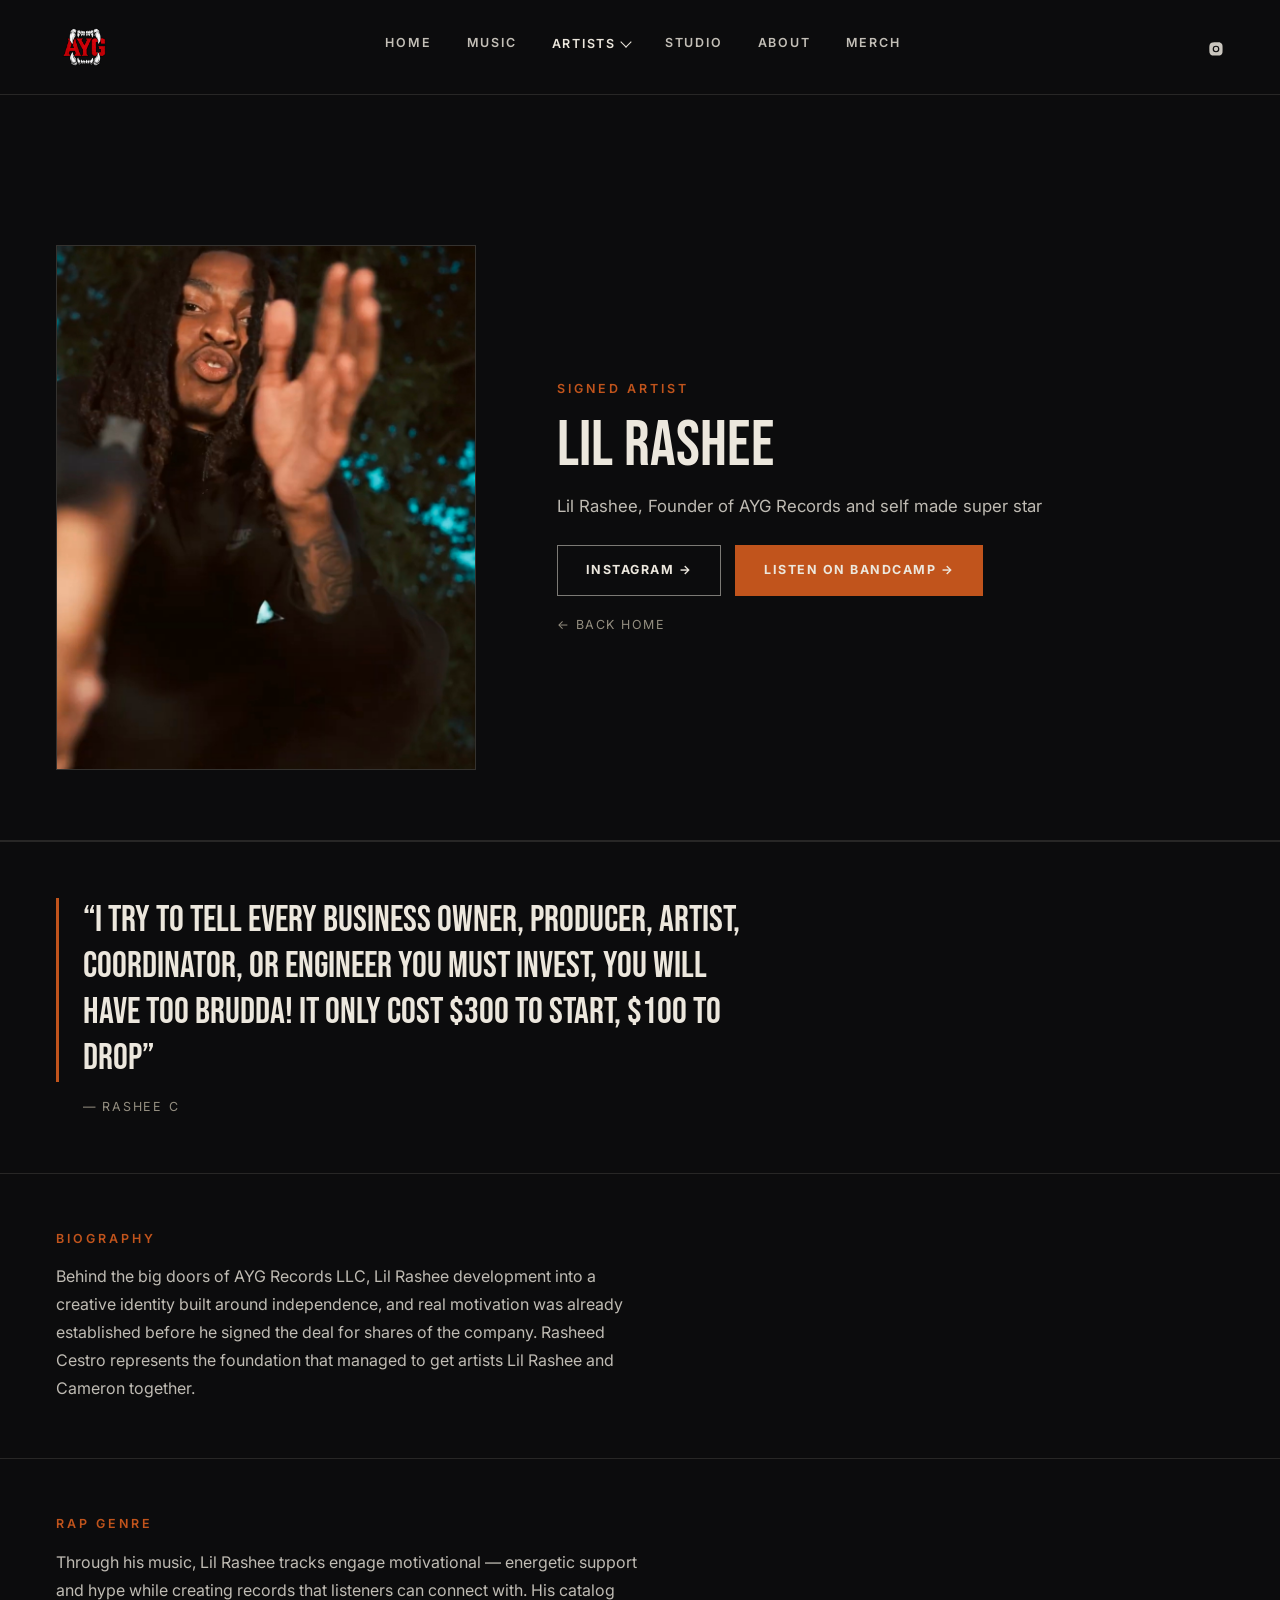
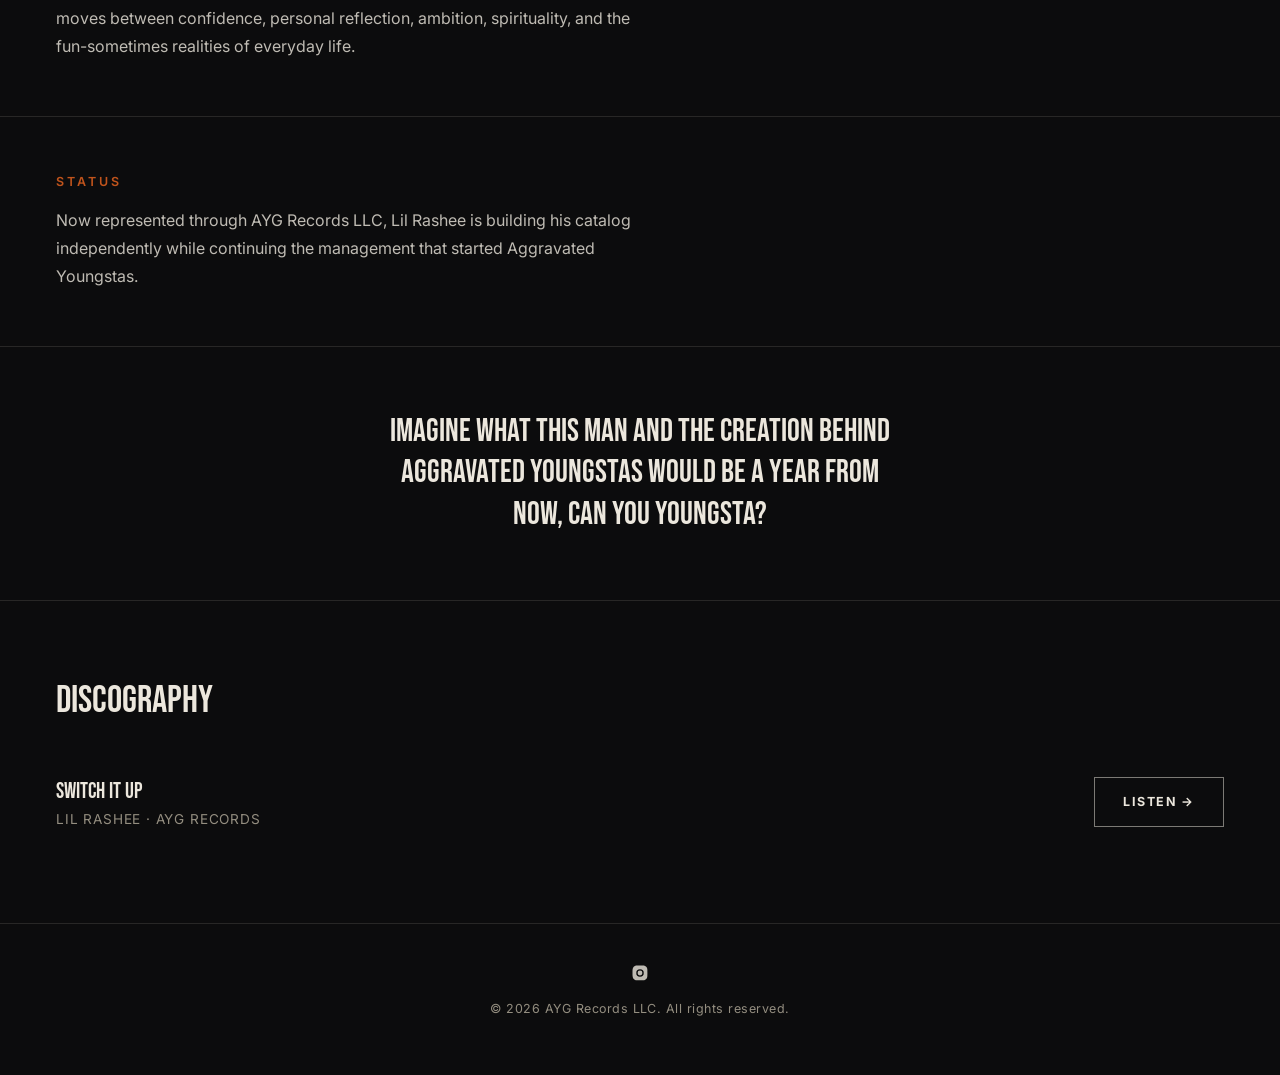
<file: lil-rashee.html>
<!DOCTYPE html>
<html lang="en">
<head>
<meta charset="UTF-8">
<meta name="viewport" content="width=device-width, initial-scale=1.0">
<title>Lil Rashee — AYG Records</title>
<meta name="description" content="WHO IS LIL RASHEE?
 Quote
"I try to tell every business owner, producer, artist, coordinator, or engineer you must invest, You will have too brudda!
It only cost $300 to start, $100 to drop

- Rashee C

Biography 
 Behind the big doors of AYG Records LLC, Lil Rashee development into a creative identity built around independence, and real motivation was already established before he signed the deal for shares of the company. Rasheed Cestro represents the foundation that managed to get artists Lil Rashee and Cameron together.

Rap genre
Through his music, Lil Rashee tracks engage motivational — energetic support and hype while creating records that listeners can connect with. His catalog moves between confidence, personal reflection, ambition, spirituality, and the fun-sometimes realities of everyday life.

Status
Now represented through AYG Records LLC, Lil Rashee is building his catalog independently while continuing the management that started Aggravated Youngstas.

Hook
Imagine what this man and the creation behind Aggravated Youngstas would be a year from now, can you youngsta?.">
<link rel="preconnect" href="https://fonts.googleapis.com">
<link rel="preconnect" href="https://fonts.gstatic.com" crossorigin>
<link href="https://fonts.googleapis.com/css2?family=Bebas+Neue&family=Inter:wght@400;500;600;700&display=swap" rel="stylesheet">
<link rel="stylesheet" href="assets/css/site.css">
<style>
  .artist-header{
    padding:150px 0 70px;
    border-bottom:1px solid var(--hairline);
  }
  .artist-grid{
    display:grid; grid-template-columns:1fr; gap:36px; align-items:center;
  }
  @media (min-width:800px){
    .artist-grid{ grid-template-columns:0.8fr 1.2fr; gap:56px; }
  }
  .artist-photo{
    aspect-ratio:4/5;
    background:var(--charcoal);
    border:1px solid var(--hairline);
    overflow:hidden;
    max-width:420px;
  }
  .artist-photo img{ width:100%; height:100%; object-fit:cover; object-position:78% 25%; }
  .artist-copy h1{ font-size:clamp(2.4rem, 6vw, 4rem); margin-bottom:14px; }
  .artist-copy p.bio{ color:var(--paper); opacity:0.8; max-width:52ch; line-height:1.7; margin-bottom:24px; font-size:1.05rem; }
  .artist-links{ display:flex; gap:14px; flex-wrap:wrap; }
  .back-link{
    display:inline-flex; align-items:center; gap:8px; margin-top:20px;
    font-size:0.78rem; letter-spacing:0.12em; text-transform:uppercase; color:var(--smoke);
  }
  .back-link:hover{ color:var(--paper); }

  .quote-block{
    padding:56px 0; border-top:1px solid var(--hairline); border-bottom:1px solid var(--hairline);
  }
  .quote-block blockquote{
    font-family:var(--display); font-weight:400;
    font-size:clamp(1.5rem, 3.4vw, 2.3rem);
    line-height:1.25; color:var(--paper); max-width:46ch;
    border-left:3px solid var(--ember); padding-left:24px; margin:0 0 16px;
  }
  .quote-block cite{
    display:block; padding-left:27px;
    font-style:normal; font-size:0.78rem; letter-spacing:0.14em; text-transform:uppercase; color:var(--smoke);
  }

  .bio-section{ padding:56px 0; border-bottom:1px solid var(--hairline); }
  .bio-section p.body-text{ color:var(--paper); opacity:0.8; max-width:60ch; line-height:1.75; font-size:1rem; }

  .hook-block{ padding:64px 0; text-align:center; }
  .hook-block p{
    font-family:var(--display); font-weight:400;
    font-size:clamp(1.4rem, 3.2vw, 2rem); line-height:1.3;
    color:var(--paper); max-width:40ch; margin-inline:auto;
  }

  .discog{ padding:72px 0; border-top:1px solid var(--hairline); }
  .discog h2.section-title{ font-size:clamp(1.8rem, 3.6vw, 2.4rem); margin-bottom:32px; }
  .discog-item{
    display:flex; align-items:center; justify-content:space-between; gap:20px; flex-wrap:wrap;
    padding:22px 0; border-top:1px solid var(--hairline);
  }
  .discog-item:first-of-type{ border-top:none; }
  .discog-item h3{ font-family:var(--display); font-weight:400; font-size:1.4rem; text-transform:uppercase; }
  .discog-item .meta{ color:var(--smoke); font-size:0.85rem; letter-spacing:0.06em; text-transform:uppercase; }
</style>
</head>
<body>

<header class="hero-top" style="position:relative; background:var(--ink); border-bottom:1px solid var(--hairline);">
  <a href="/" class="logo" aria-label="AYG Records, home">
    <img src="/assets/images/ayg-logo.png" alt="AYG Records" onerror="this.outerHTML='<span class=&quot;logo-fallback&quot;>AYG</span>'">
  </a>

  <nav class="nav-desktop" aria-label="primary">
    <a href="/">Home</a>
    <a href="https://aygrecords.bandcamp.com/" target="_blank" rel="noopener">Music</a>
    <div class="nav-dropdown">
      <button class="nav-dropdown-toggle active" aria-haspopup="true" aria-expanded="false">Artists <span class="caret" aria-hidden="true"></span></button>
      <div class="nav-dropdown-menu">
        <a href="/lil-rashee.html">Lil Rashee</a>
      </div>
    </div>
    <a href="/studio.html">Studio</a>
    <a href="/#story">About</a>
    <a href="/merch.html">Merch</a>
  </nav>

  <div class="nav-social">
    <a href="https://www.instagram.com/aygrecordsllc" aria-label="AYG Records on Instagram" target="_blank" rel="noopener">
      <svg viewBox="0 0 24 24"><path d="M12 2c2.7 0 3 0 4.1.06 1.1.05 1.8.22 2.4.46.65.25 1.2.6 1.75 1.14.5.5.85 1.1 1.1 1.75.25.6.4 1.3.46 2.4.06 1.1.06 1.4.06 4.1s0 3-.06 4.1c-.05 1.1-.22 1.8-.46 2.4a4.9 4.9 0 0 1-1.14 1.75 4.9 4.9 0 0 1-1.75 1.1c-.6.25-1.3.4-2.4.46-1.1.06-1.4.06-4.1.06s-3 0-4.1-.06c-1.1-.05-1.8-.22-2.4-.46a4.9 4.9 0 0 1-1.75-1.14 4.9 4.9 0 0 1-1.1-1.75c-.25-.6-.4-1.3-.46-2.4C2 15 2 14.7 2 12s0-3 .06-4.1c.05-1.1.22-1.8.46-2.4.25-.65.6-1.2 1.14-1.75A4.9 4.9 0 0 1 5.4 2.6c.6-.25 1.3-.4 2.4-.46C8.9 2.06 9.2 2 12 2zm0 5a5 5 0 1 0 0 10 5 5 0 0 0 0-10zm0 8.2a3.2 3.2 0 1 1 0-6.4 3.2 3.2 0 0 1 0 6.4zm5.2-8.4a1.2 1.2 0 1 1-2.4 0 1.2 1.2 0 0 1 2.4 0z"/></svg>
    </a>
  </div>

  <button class="nav-toggle" id="nav-toggle" aria-label="Open menu" aria-expanded="false">
    <span></span><span></span><span></span>
  </button>
</header>

<div class="mobile-menu" id="mobile-menu">
  <button class="mobile-menu-close" id="mobile-menu-close" aria-label="Close menu">&times;</button>
  <a href="/">Home</a>
  <a href="https://aygrecords.bandcamp.com/" target="_blank" rel="noopener">Music</a>
  <span class="submenu-label">Artists</span>
  <a href="/lil-rashee.html">Lil Rashee</a>
  <a href="/studio.html">Studio</a>
  <a href="/#story">About</a>
  <a href="/merch.html">Merch</a>
</div>

<main>
  <section class="artist-header">
    <div class="wrap artist-grid">
      <div class="artist-photo">
        <img id="artist-photo" src="assets/images/hero-lil-rashee.png" alt="Lil Rashee">
      </div>
      <div class="artist-copy">
        <p class="eyebrow accent">Signed Artist</p>
        <h1 id="artist-name">Lil Rashee</h1>
        <p class="bio" id="artist-bio">Lil Rashee, Founder of AYG Records and self made super star</p>
        <div class="artist-links">
          <a href="https://www.instagram.com/lilrashee" id="artist-instagram" class="btn btn-secondary" target="_blank" rel="noopener">Instagram &rarr;</a>
          <a href="https://aygrecords.bandcamp.com/" class="btn btn-primary" target="_blank" rel="noopener">Listen on Bandcamp &rarr;</a>
        </div>
        <a href="/" class="back-link">&larr; Back home</a>
      </div>
    </div>
  </section>

  <section class="quote-block" id="quote-section">
    <div class="wrap">
      <blockquote id="artist-quote">"I try to tell every business owner, producer, artist, coordinator, or engineer you must invest, You will have too brudda!
It only cost $300 to start, $100 to drop"- Rashee C</blockquote>
      <cite id="artist-quote-attribution">&mdash; Rashee C</cite>
    </div>
  </section>

  <section class="bio-section" id="biography-section">
    <div class="wrap">
      <p class="eyebrow accent">Biography</p>
      <p class="body-text" id="artist-biography">Behind the big doors of AYG Records LLC, Lil Rashee development into a creative identity built around independence, and real motivation was already established before he signed the deal for shares of the company. Rasheed Cestro represents the foundation that managed to get artists Lil Rashee and Cameron together.</p>
    </div>
  </section>

  <section class="bio-section" id="genre-section">
    <div class="wrap">
      <p class="eyebrow accent">Rap Genre</p>
      <p class="body-text" id="artist-genre">Through his music, Lil Rashee tracks engage motivational — energetic support and hype while creating records that listeners can connect with. His catalog moves between confidence, personal reflection, ambition, spirituality, and the fun-sometimes realities of everyday life.</p>
    </div>
  </section>

  <section class="bio-section" id="status-section">
    <div class="wrap">
      <p class="eyebrow accent">Status</p>
      <p class="body-text" id="artist-status">Now represented through AYG Records LLC, Lil Rashee is building his catalog independently while continuing the management that started Aggravated Youngstas.</p>
    </div>
  </section>

  <section class="hook-block" id="hook-section">
    <div class="wrap">
      <p id="artist-hook">Imagine what this man and the creation behind Aggravated Youngstas would be a year from now, can you youngsta?</p>
    </div>
  </section>

  <section class="discog">
    <div class="wrap">
      <h2 class="section-title">Discography</h2>
      <div class="discog-item">
        <div>
          <h3>Switch It Up</h3>
          <div class="meta">Lil Rashee &middot; AYG Records</div>
        </div>
        <a href="https://www.youtube.com/watch?v=nxCscum9fw4" class="btn btn-secondary" target="_blank" rel="noopener">Listen &rarr;</a>
      </div>
    </div>
  </section>
</main>

<footer id="about">
  <div class="foot-social">
    <a href="https://www.instagram.com/aygrecordsllc" aria-label="AYG Records on Instagram" target="_blank" rel="noopener">
      <svg viewBox="0 0 24 24"><path d="M12 2c2.7 0 3 0 4.1.06 1.1.05 1.8.22 2.4.46.65.25 1.2.6 1.75 1.14.5.5.85 1.1 1.1 1.75.25.6.4 1.3.46 2.4.06 1.1.06 1.4.06 4.1s0 3-.06 4.1c-.05 1.1-.22 1.8-.46 2.4a4.9 4.9 0 0 1-1.14 1.75 4.9 4.9 0 0 1-1.75 1.1c-.6.25-1.3.4-2.4.46-1.1.06-1.4.06-4.1.06s-3 0-4.1-.06c-1.1-.05-1.8-.22-2.4-.46a4.9 4.9 0 0 1-1.75-1.14 4.9 4.9 0 0 1-1.1-1.75c-.25-.6-.4-1.3-.46-2.4C2 15 2 14.7 2 12s0-3 .06-4.1c.05-1.1.22-1.8.46-2.4.25-.65.6-1.2 1.14-1.75A4.9 4.9 0 0 1 5.4 2.6c.6-.25 1.3-.4 2.4-.46C8.9 2.06 9.2 2 12 2zm0 5a5 5 0 1 0 0 10 5 5 0 0 0 0-10zm0 8.2a3.2 3.2 0 1 1 0-6.4 3.2 3.2 0 0 1 0 6.4zm5.2-8.4a1.2 1.2 0 1 1-2.4 0 1.2 1.2 0 0 1 2.4 0z"/></svg>
    </a>
  </div>
  <p>&copy; 2026 AYG Records LLC. All rights reserved.</p>
</footer>

<!-- ============================================================
     Reads content/artists/lil-rashee.md (frontmatter) at runtime,
     same live-editable pattern as the rest of the site.
     ============================================================ -->
<script>
(function(){
  function parseFrontmatter(text){
    var m = text.match(/^---\s*\n([\s\S]*?)\n---/);
    var out = {};
    if (!m) return out;
    m[1].split('\n').forEach(function(line){
      var fm = line.match(/^([A-Za-z0-9_]+):\s*(.*)$/);
      if (!fm) return;
      var key = fm[1], val = fm[2].trim();
      if ((val[0] === '"' && val[val.length-1] === '"')) val = val.slice(1,-1);
      out[key] = val;
    });
    return out;
  }

  var $ = function(id){ return document.getElementById(id); };

  fetch('content/artists/lil-rashee.md', { cache: 'no-store' })
    .then(function(res){ return res.ok ? res.text() : Promise.reject(res.status); })
    .then(parseFrontmatter)
    .then(function(data){
      if (data.name) { $('artist-name').textContent = data.name; document.title = data.name + ' — AYG Records'; }
      if (data.bio) $('artist-bio').textContent = data.bio;
      if (data.instagram) $('artist-instagram').setAttribute('href', data.instagram);
      // "photo" is only used if it's an actual uploaded image path (not plain text)
      if (data.photo && /^\/?assets\//.test(data.photo)) {
        $('artist-photo').src = data.photo;
      }

      // Each extra bio section hides itself if its field is ever left empty via the CMS
      function fillOrHide(sectionId, textId, text){
        if (text) { $(textId).textContent = text; }
        else { $(sectionId).style.display = 'none'; }
      }
      if (data.quote) {
        $('artist-quote').textContent = '\u201C' + data.quote + '\u201D';
        $('artist-quote-attribution').textContent = data.quote_attribution ? '\u2014 ' + data.quote_attribution : '';
      } else {
        $('quote-section').style.display = 'none';
      }
      fillOrHide('biography-section', 'artist-biography', data.biography);
      fillOrHide('genre-section', 'artist-genre', data.genre_text);
      fillOrHide('status-section', 'artist-status', data.status_text);
      fillOrHide('hook-section', 'artist-hook', data.hook_text);
    })
    .catch(function(){ /* keep the markup already on the page */ });

  var toggle = $('nav-toggle'), menu = $('mobile-menu'), close = $('mobile-menu-close');
  function openMenu(){ menu.classList.add('open'); toggle.setAttribute('aria-expanded','true'); }
  function closeMenu(){ menu.classList.remove('open'); toggle.setAttribute('aria-expanded','false'); }
  toggle.addEventListener('click', openMenu);
  close.addEventListener('click', closeMenu);
  menu.querySelectorAll('a').forEach(function(a){ a.addEventListener('click', closeMenu); });
})();
</script>

</body>
</html>
</file>
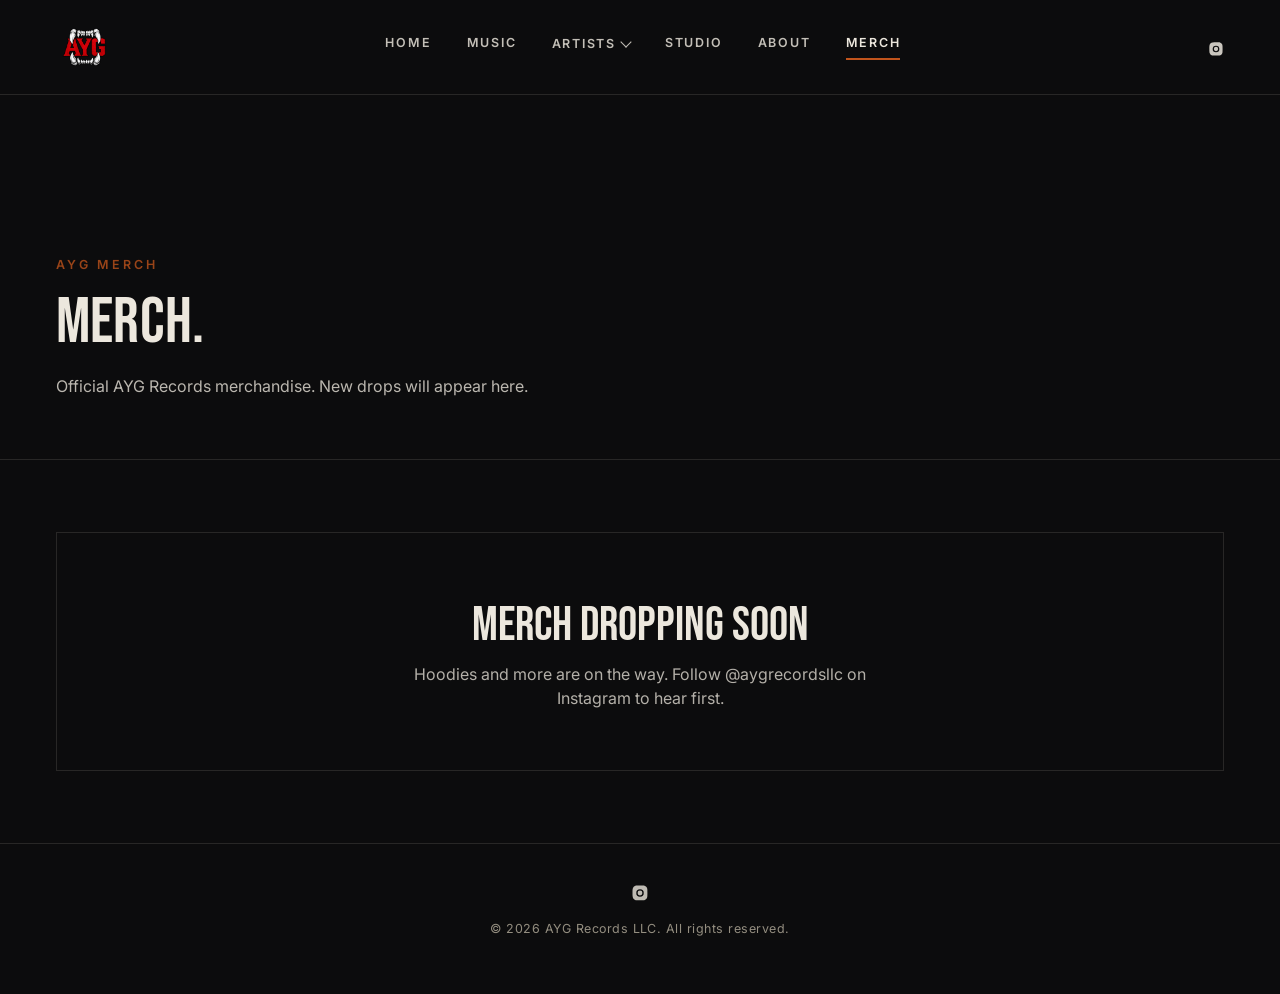
<file: merch.html>
<!DOCTYPE html>
<html lang="en">
<head>
<meta charset="UTF-8">
<meta name="viewport" content="width=device-width, initial-scale=1.0">
<title>Merch — AYG Records</title>
<meta name="description" content="Official AYG Records merchandise.">
<link rel="preconnect" href="https://fonts.googleapis.com">
<link rel="preconnect" href="https://fonts.gstatic.com" crossorigin>
<link href="https://fonts.googleapis.com/css2?family=Bebas+Neue&family=Inter:wght@400;500;600;700&display=swap" rel="stylesheet">
<link rel="stylesheet" href="assets/css/site.css">
<style>
  .page-header{ padding:160px 0 60px; border-bottom:1px solid var(--hairline); }
  .page-header h1{ font-size:clamp(2.4rem, 6vw, 4rem); margin-bottom:18px; }
  .page-header p{ color:var(--paper); opacity:0.78; max-width:60ch; line-height:1.65; }
  .shop{ padding:72px 0; }
  .product-grid{ display:grid; grid-template-columns:1fr; gap:32px; }
  @media (min-width:700px){ .product-grid{ grid-template-columns:repeat(2,1fr); } }
  @media (min-width:1000px){ .product-grid{ grid-template-columns:repeat(3,1fr); } }
  .product{ border:1px solid var(--hairline); background:var(--charcoal); }
  .product-photo{ aspect-ratio:1/1; background:var(--charcoal-2); overflow:hidden; }
  .product-photo img{ width:100%; height:100%; object-fit:cover; }
  .product-info{ padding:20px; }
  .product-info h3{ font-family:var(--display); font-weight:400; font-size:1.5rem; text-transform:uppercase; margin-bottom:6px; }
  .product-price{ color:var(--ember); font-weight:600; letter-spacing:0.06em; margin-bottom:10px; }
  .product-info p{ color:var(--paper); opacity:0.75; line-height:1.6; margin-bottom:16px; font-size:0.95rem; }
  .btn[aria-disabled="true"]{ opacity:0.45; pointer-events:none; }
  .empty-shop{ text-align:center; padding:60px 20px; border:1px solid var(--hairline); }
  .empty-shop h2{ margin-bottom:10px; }
  .empty-shop p{ color:var(--paper); opacity:0.75; max-width:46ch; margin-inline:auto; }
</style>
</head>
<body>

<header class="hero-top" style="position:relative; background:var(--ink); border-bottom:1px solid var(--hairline);">
  <a href="/" class="logo" aria-label="AYG Records, home">
    <img src="/assets/images/ayg-logo.png" alt="AYG Records" onerror="this.outerHTML='<span class=&quot;logo-fallback&quot;>AYG</span>'">
  </a>

  <nav class="nav-desktop" aria-label="primary">
    <a href="/">Home</a>
    <a href="https://aygrecords.bandcamp.com/" target="_blank" rel="noopener">Music</a>
    <div class="nav-dropdown">
      <button class="nav-dropdown-toggle" aria-haspopup="true" aria-expanded="false">Artists <span class="caret" aria-hidden="true"></span></button>
      <div class="nav-dropdown-menu">
        <a href="/lil-rashee.html">Lil Rashee</a>
      </div>
    </div>
    <a href="/studio.html">Studio</a>
    <a href="/#story">About</a>
    <a href="/merch.html" class="active">Merch</a>
  </nav>

  <div class="nav-social">
    <a href="https://www.instagram.com/aygrecordsllc" aria-label="AYG Records on Instagram" target="_blank" rel="noopener">
      <svg viewBox="0 0 24 24"><path d="M12 2c2.7 0 3 0 4.1.06 1.1.05 1.8.22 2.4.46.65.25 1.2.6 1.75 1.14.5.5.85 1.1 1.1 1.75.25.6.4 1.3.46 2.4.06 1.1.06 1.4.06 4.1s0 3-.06 4.1c-.05 1.1-.22 1.8-.46 2.4a4.9 4.9 0 0 1-1.14 1.75 4.9 4.9 0 0 1-1.75 1.1c-.6.25-1.3.4-2.4.46-1.1.06-1.4.06-4.1.06s-3 0-4.1-.06c-1.1-.05-1.8-.22-2.4-.46a4.9 4.9 0 0 1-1.75-1.14 4.9 4.9 0 0 1-1.1-1.75c-.25-.6-.4-1.3-.46-2.4C2 15 2 14.7 2 12s0-3 .06-4.1c.05-1.1.22-1.8.46-2.4.25-.65.6-1.2 1.14-1.75A4.9 4.9 0 0 1 5.4 2.6c.6-.25 1.3-.4 2.4-.46C8.9 2.06 9.2 2 12 2zm0 5a5 5 0 1 0 0 10 5 5 0 0 0 0-10zm0 8.2a3.2 3.2 0 1 1 0-6.4 3.2 3.2 0 0 1 0 6.4zm5.2-8.4a1.2 1.2 0 1 1-2.4 0 1.2 1.2 0 0 1 2.4 0z"/></svg>
    </a>
  </div>

  <button class="nav-toggle" id="nav-toggle" aria-label="Open menu" aria-expanded="false">
    <span></span><span></span><span></span>
  </button>
</header>

<div class="mobile-menu" id="mobile-menu">
  <button class="mobile-menu-close" id="mobile-menu-close" aria-label="Close menu">&times;</button>
  <a href="/">Home</a>
  <a href="https://aygrecords.bandcamp.com/" target="_blank" rel="noopener">Music</a>
  <span class="submenu-label">Artists</span>
  <a href="/lil-rashee.html">Lil Rashee</a>
  <a href="/studio.html">Studio</a>
  <a href="/#story">About</a>
  <a href="/merch.html">Merch</a>
</div>

<main>
  <section class="page-header">
    <div class="wrap">
      <p class="eyebrow accent" id="page-eyebrow">AYG MERCH</p>
      <h1 id="page-headline">Merch.</h1>
      <p id="page-intro">Official AYG Records merchandise. New drops will appear here.</p>
    </div>
  </section>

  <section class="shop">
    <div class="wrap">
      <div class="product-grid" id="product-grid" style="display:none;"></div>
      <div class="empty-shop" id="empty-shop">
        <h2>Merch dropping soon</h2>
        <p>Hoodies and more are on the way. Follow @aygrecordsllc on Instagram to hear first.</p>
      </div>
    </div>
  </section>
</main>

<footer id="about">
  <div class="foot-social">
    <a href="https://www.instagram.com/aygrecordsllc" aria-label="AYG Records on Instagram" target="_blank" rel="noopener">
      <svg viewBox="0 0 24 24"><path d="M12 2c2.7 0 3 0 4.1.06 1.1.05 1.8.22 2.4.46.65.25 1.2.6 1.75 1.14.5.5.85 1.1 1.1 1.75.25.6.4 1.3.46 2.4.06 1.1.06 1.4.06 4.1s0 3-.06 4.1c-.05 1.1-.22 1.8-.46 2.4a4.9 4.9 0 0 1-1.14 1.75 4.9 4.9 0 0 1-1.75 1.1c-.6.25-1.3.4-2.4.46-1.1.06-1.4.06-4.1.06s-3 0-4.1-.06c-1.1-.05-1.8-.22-2.4-.46a4.9 4.9 0 0 1-1.75-1.14 4.9 4.9 0 0 1-1.1-1.75c-.25-.6-.4-1.3-.46-2.4C2 15 2 14.7 2 12s0-3 .06-4.1c.05-1.1.22-1.8.46-2.4.25-.65.6-1.2 1.14-1.75A4.9 4.9 0 0 1 5.4 2.6c.6-.25 1.3-.4 2.4-.46C8.9 2.06 9.2 2 12 2zm0 5a5 5 0 1 0 0 10 5 5 0 0 0 0-10zm0 8.2a3.2 3.2 0 1 1 0-6.4 3.2 3.2 0 0 1 0 6.4zm5.2-8.4a1.2 1.2 0 1 1-2.4 0 1.2 1.2 0 0 1 2.4 0z"/></svg>
    </a>
  </div>
  <p>&copy; 2026 AYG Records LLC. All rights reserved.</p>
</footer>

<script>
(function(){
  function unquote(v){
    v = (v||'').trim();
    if ((v[0] === '"' && v[v.length-1] === '"') || (v[0] === "'" && v[v.length-1] === "'")) {
      return v.slice(1, -1).replace(/\\n/g, '\n').replace(/\\"/g, '"');
    }
    return v;
  }
  function esc(s){ return String(s||'').replace(/&/g,'&amp;').replace(/</g,'&lt;').replace(/"/g,'&quot;'); }

  function parse(text){
    var out = { products: [] }, current = null;
    text.split('\n').forEach(function(line){
      var item = line.match(/^  - ([A-Za-z0-9_]+):\s*(.*)$/);
      var nested = line.match(/^    ([A-Za-z0-9_]+):\s*(.*)$/);
      var top = line.match(/^([A-Za-z0-9_]+):\s*(.*)$/);
      if (item) { current = {}; out.products.push(current); current[item[1]] = unquote(item[2]); }
      else if (nested && current) { current[nested[1]] = unquote(nested[2]); }
      else if (top && line[0] !== ' ' && top[1] !== 'products') { out[top[1]] = unquote(top[2]); }
    });
    return out;
  }

  var $ = function(id){ return document.getElementById(id); };

  fetch('content/merch/products.yml', { cache: 'no-store' })
    .then(function(r){ return r.ok ? r.text() : Promise.reject(r.status); })
    .then(parse)
    .then(function(data){
      if (data.eyebrow) $('page-eyebrow').textContent = data.eyebrow;
      if (data.headline) $('page-headline').textContent = data.headline;
      if (data.intro) $('page-intro').textContent = data.intro;

      var items = (data.products || []).filter(function(p){ return p.name; });
      if (!items.length) return;

      var grid = $('product-grid');
      grid.innerHTML = items.map(function(p){
        var photo = p.photo ? '<div class="product-photo"><img src="' + esc(p.photo) + '" alt="' + esc(p.name) + '"></div>' : '<div class="product-photo"></div>';
        var price = p.price ? '<div class="product-price">' + esc(p.price) + '</div>' : '';
        var desc = p.description ? '<p>' + esc(p.description) + '</p>' : '';
        var btn = p.buy_link
          ? '<a class="btn btn-primary" href="' + esc(p.buy_link) + '" target="_blank" rel="noopener">Buy Now &rarr;</a>'
          : '<a class="btn btn-secondary" aria-disabled="true">Coming Soon</a>';
        return '<article class="product">' + photo + '<div class="product-info"><h3>' + esc(p.name) + '</h3>' + price + desc + btn + '</div></article>';
      }).join('');
      grid.style.display = 'grid';
      $('empty-shop').style.display = 'none';
    })
    .catch(function(){});

  var toggle = $('nav-toggle'), menu = $('mobile-menu'), close = $('mobile-menu-close');
  function openMenu(){ menu.classList.add('open'); toggle.setAttribute('aria-expanded','true'); }
  function closeMenu(){ menu.classList.remove('open'); toggle.setAttribute('aria-expanded','false'); }
  toggle.addEventListener('click', openMenu);
  close.addEventListener('click', closeMenu);
  menu.querySelectorAll('a').forEach(function(a){ a.addEventListener('click', closeMenu); });
})();
</script>

</body>
</html>
</file>
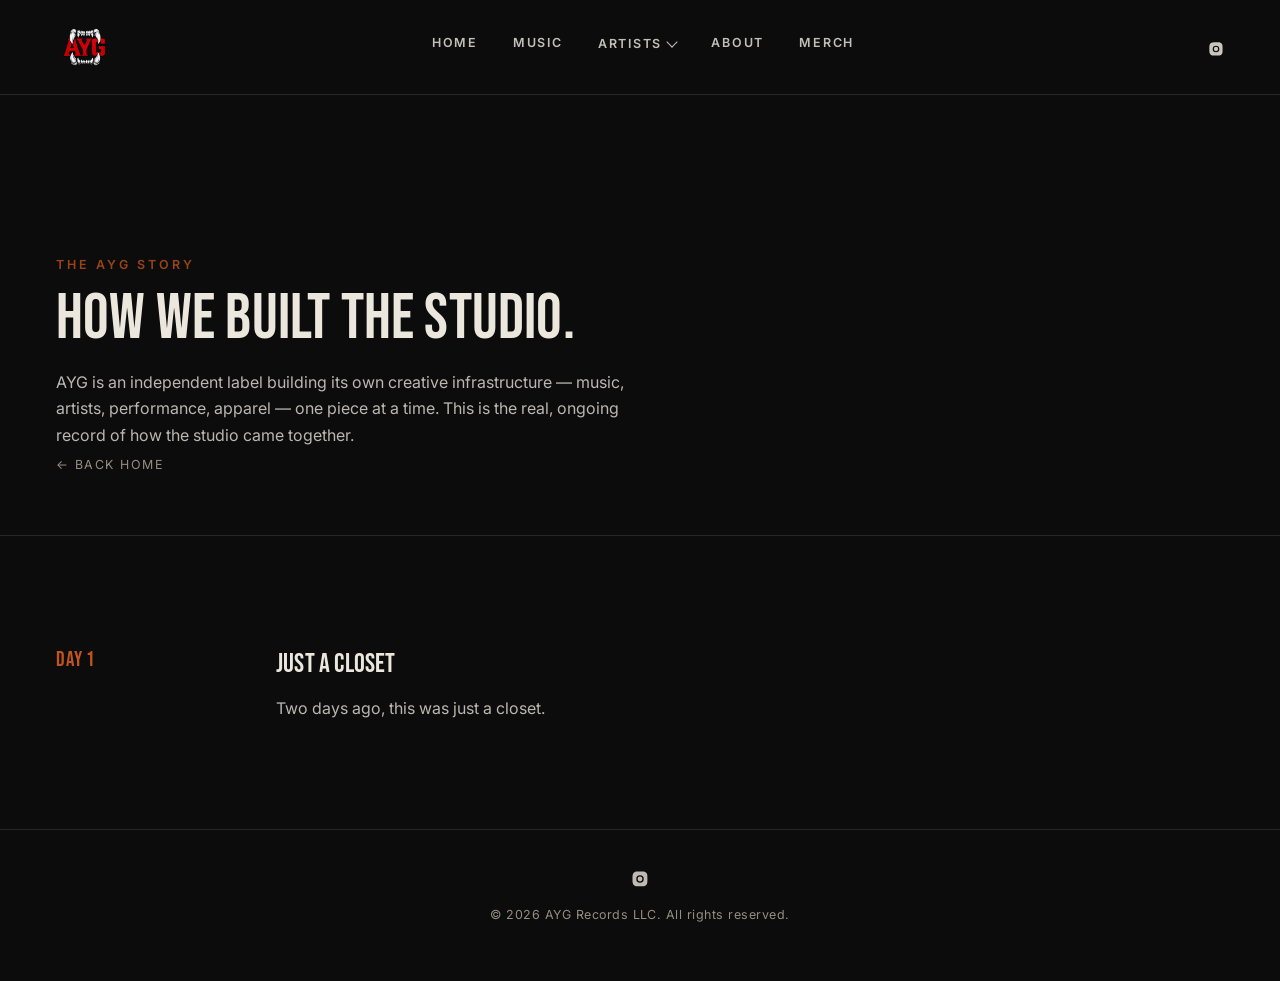
<file: studio.html>
<!DOCTYPE html>
<html lang="en">
<head>
<meta charset="UTF-8">
<meta name="viewport" content="width=device-width, initial-scale=1.0">
<title>The Studio — AYG Records</title>
<meta name="description" content="The real, ongoing story of how AYG Records built its studio from the ground up.">
<link rel="preconnect" href="https://fonts.googleapis.com">
<link rel="preconnect" href="https://fonts.gstatic.com" crossorigin>
<link href="https://fonts.googleapis.com/css2?family=Bebas+Neue&family=Inter:wght@400;500;600;700&display=swap" rel="stylesheet">
<link rel="stylesheet" href="assets/css/site.css">
<style>
  /* Page-specific additions — the roadmap layout */
  .page-header{
    padding:160px 0 60px;
    border-bottom:1px solid var(--hairline);
  }
  .page-header .eyebrow{ margin-bottom:10px; }
  .page-header h1{ font-size:clamp(2.4rem, 6vw, 4rem); margin-bottom:18px; }
  .page-header p{ color:var(--paper); opacity:0.78; max-width:60ch; line-height:1.65; }

  .roadmap{ padding:72px 0; }
  .milestone{
    display:grid; grid-template-columns:1fr; gap:20px;
    padding:36px 0; border-top:1px solid var(--hairline);
  }
  .milestone:first-child{ border-top:none; }
  @media (min-width:800px){
    .milestone{ grid-template-columns:180px 1fr; gap:40px; align-items:start; }
  }
  .milestone-label{
    font-family:var(--display); font-size:1.3rem; letter-spacing:0.04em;
    color:var(--ember); text-transform:uppercase;
  }
  .milestone h3{
    font-family:var(--display); font-weight:400; font-size:1.7rem;
    text-transform:uppercase; letter-spacing:0.2px; margin-bottom:10px;
  }
  .milestone p{ color:var(--paper); opacity:0.78; line-height:1.65; max-width:60ch; }
  .milestone img{ margin-top:16px; max-width:100%; border:1px solid var(--hairline); }

  .back-link{
    display:inline-flex; align-items:center; gap:8px; margin-top:8px;
    font-size:0.78rem; letter-spacing:0.12em; text-transform:uppercase; color:var(--smoke);
  }
  .back-link:hover{ color:var(--paper); }
</style>
</head>
<body>

<header class="hero-top" style="position:relative; background:var(--ink); border-bottom:1px solid var(--hairline);">
  <a href="/" class="logo" aria-label="AYG Records, home">
    <img src="/assets/images/ayg-logo.png" alt="AYG Records" onerror="this.outerHTML='<span class=&quot;logo-fallback&quot;>AYG</span>'">
  </a>

  <nav class="nav-desktop" aria-label="primary">
    <a href="/">Home</a>
    <a href="https://aygrecords.bandcamp.com/" target="_blank" rel="noopener">Music</a>
    <div class="nav-dropdown">
      <button class="nav-dropdown-toggle" aria-haspopup="true" aria-expanded="false">Artists <span class="caret" aria-hidden="true"></span></button>
      <div class="nav-dropdown-menu">
        <a href="/lil-rashee.html">Lil Rashee</a>
      </div>
    </div>
    <a href="/documentary.html">About</a>
    <a href="/merch.html">Merch</a>
  </nav>

  <div class="nav-social">
    <a href="https://www.instagram.com/aygrecordsllc" aria-label="AYG Records on Instagram" target="_blank" rel="noopener">
      <svg viewBox="0 0 24 24"><path d="M12 2c2.7 0 3 0 4.1.06 1.1.05 1.8.22 2.4.46.65.25 1.2.6 1.75 1.14.5.5.85 1.1 1.1 1.75.25.6.4 1.3.46 2.4.06 1.1.06 1.4.06 4.1s0 3-.06 4.1c-.05 1.1-.22 1.8-.46 2.4a4.9 4.9 0 0 1-1.14 1.75 4.9 4.9 0 0 1-1.75 1.1c-.6.25-1.3.4-2.4.46-1.1.06-1.4.06-4.1.06s-3 0-4.1-.06c-1.1-.05-1.8-.22-2.4-.46a4.9 4.9 0 0 1-1.75-1.14 4.9 4.9 0 0 1-1.1-1.75c-.25-.6-.4-1.3-.46-2.4C2 15 2 14.7 2 12s0-3 .06-4.1c.05-1.1.22-1.8.46-2.4.25-.65.6-1.2 1.14-1.75A4.9 4.9 0 0 1 5.4 2.6c.6-.25 1.3-.4 2.4-.46C8.9 2.06 9.2 2 12 2zm0 5a5 5 0 1 0 0 10 5 5 0 0 0 0-10zm0 8.2a3.2 3.2 0 1 1 0-6.4 3.2 3.2 0 0 1 0 6.4zm5.2-8.4a1.2 1.2 0 1 1-2.4 0 1.2 1.2 0 0 1 2.4 0z"/></svg>
    </a>
  </div>

  <button class="nav-toggle" id="nav-toggle" aria-label="Open menu" aria-expanded="false">
    <span></span><span></span><span></span>
  </button>
</header>

<div class="mobile-menu" id="mobile-menu">
  <button class="mobile-menu-close" id="mobile-menu-close" aria-label="Close menu">&times;</button>
  <a href="/">Home</a>
  <a href="https://aygrecords.bandcamp.com/" target="_blank" rel="noopener">Music</a>
  <span class="submenu-label">Artists</span>
  <a href="/lil-rashee.html">Lil Rashee</a>
  <a href="/studio.html">Studio</a>
  <a href="/#story">About</a>
  <a href="/merch.html">Merch</a>
</div>

<main>
  <section class="page-header">
    <div class="wrap">
      <p class="eyebrow accent" id="page-eyebrow">THE AYG STORY</p>
      <h1 id="page-headline">How we built the studio.</h1>
      <p id="page-intro">AYG is an independent label building its own creative infrastructure — music, artists, performance, apparel — one piece at a time. This is the real, ongoing record of how the studio came together.</p>
      <a href="/" class="back-link">&larr; Back home</a>
    </div>
  </section>

  <section class="roadmap">
    <div class="wrap" id="milestones-host">
      <div class="milestone">
        <div class="milestone-label">Day 1</div>
        <div>
          <h3>Just a closet</h3>
          <p>Two days ago, this was just a closet.</p>
        </div>
      </div>
    </div>
  </section>
</main>

<footer id="about">
  <div class="foot-social">
    <a href="https://www.instagram.com/aygrecordsllc" aria-label="AYG Records on Instagram" target="_blank" rel="noopener">
      <svg viewBox="0 0 24 24"><path d="M12 2c2.7 0 3 0 4.1.06 1.1.05 1.8.22 2.4.46.65.25 1.2.6 1.75 1.14.5.5.85 1.1 1.1 1.75.25.6.4 1.3.46 2.4.06 1.1.06 1.4.06 4.1s0 3-.06 4.1c-.05 1.1-.22 1.8-.46 2.4a4.9 4.9 0 0 1-1.14 1.75 4.9 4.9 0 0 1-1.75 1.1c-.6.25-1.3.4-2.4.46-1.1.06-1.4.06-4.1.06s-3 0-4.1-.06c-1.1-.05-1.8-.22-2.4-.46a4.9 4.9 0 0 1-1.75-1.14 4.9 4.9 0 0 1-1.1-1.75c-.25-.6-.4-1.3-.46-2.4C2 15 2 14.7 2 12s0-3 .06-4.1c.05-1.1.22-1.8.46-2.4.25-.65.6-1.2 1.14-1.75A4.9 4.9 0 0 1 5.4 2.6c.6-.25 1.3-.4 2.4-.46C8.9 2.06 9.2 2 12 2zm0 5a5 5 0 1 0 0 10 5 5 0 0 0 0-10zm0 8.2a3.2 3.2 0 1 1 0-6.4 3.2 3.2 0 0 1 0 6.4zm5.2-8.4a1.2 1.2 0 1 1-2.4 0 1.2 1.2 0 0 1 2.4 0z"/></svg>
    </a>
  </div>
  <p>&copy; 2026 AYG Records LLC. All rights reserved.</p>
</footer>

<!-- ============================================================
     Reads content/studio/roadmap.yml at runtime, same live-editable
     pattern as the homepage. Handles one level of "list of objects"
     YAML (Decap's list-widget output) in addition to flat scalars —
     still no external YAML library / CDN dependency.
     ============================================================ -->
<script>
(function(){
  function parseRoadmapYaml(text){
    var lines = text.split('\n');
    var out = { milestones: [] };
    var current = null;

    function unquote(v){
      v = v.trim();
      if ((v[0] === '"' && v[v.length-1] === '"') || (v[0] === "'" && v[v.length-1] === "'")) {
        return v.slice(1, -1).replace(/\\n/g, '\n').replace(/\\"/g, '"');
      }
      return v;
    }

    lines.forEach(function(line){
      var listItem = line.match(/^  - ([A-Za-z0-9_]+):\s*(.*)$/);
      var nestedField = line.match(/^    ([A-Za-z0-9_]+):\s*(.*)$/);
      var topField = line.match(/^([A-Za-z0-9_]+):\s*(.*)$/);

      if (listItem) {
        current = {};
        out.milestones.push(current);
        current[listItem[1]] = unquote(listItem[2]);
      } else if (nestedField && current) {
        current[nestedField[1]] = unquote(nestedField[2]);
      } else if (topField && line[0] !== ' ') {
        out[topField[1]] = unquote(topField[2]);
      }
    });
    return out;
  }

  var $ = function(id){ return document.getElementById(id); };

  fetch('content/studio/roadmap.yml', { cache: 'no-store' })
    .then(function(res){ return res.ok ? res.text() : Promise.reject(res.status); })
    .then(parseRoadmapYaml)
    .then(function(data){
      if (data.eyebrow) $('page-eyebrow').textContent = data.eyebrow;
      if (data.headline) $('page-headline').textContent = data.headline;
      if (data.intro) $('page-intro').textContent = data.intro;

      if (data.milestones && data.milestones.length) {
        var host = $('milestones-host');
        host.innerHTML = '';
        data.milestones.forEach(function(m){
          var el = document.createElement('div');
          el.className = 'milestone';
          var photoHtml = m.photo ? '<img src="' + m.photo.replace(/"/g,'&quot;') + '" alt="">' : '';
          el.innerHTML =
            '<div class="milestone-label">' + (m.label||'') + '</div>' +
            '<div><h3>' + (m.heading||'') + '</h3><p>' + (m.body||'') + '</p>' + photoHtml + '</div>';
          host.appendChild(el);
        });
      }
    })
    .catch(function(){ /* keep the markup already on the page */ });

  // Mobile menu (same behavior as the homepage)
  var toggle = $('nav-toggle'), menu = $('mobile-menu'), close = $('mobile-menu-close');
  function openMenu(){ menu.classList.add('open'); toggle.setAttribute('aria-expanded','true'); }
  function closeMenu(){ menu.classList.remove('open'); toggle.setAttribute('aria-expanded','false'); }
  toggle.addEventListener('click', openMenu);
  close.addEventListener('click', closeMenu);
  menu.querySelectorAll('a').forEach(function(a){ a.addEventListener('click', closeMenu); });
})();
</script>

</body>
</html>
</file>
<file: assets/css/site.css>
:root{
    --ink:#0c0c0d;
    --charcoal:#1a1917;
    --charcoal-2:#242220;
    --paper:#ece7dd;
    --smoke:#948e80;
    --ember:#c1541c;
    --ember-dim:#7a3712;
    --hairline:rgba(236,231,221,0.12);
    --display: 'Bebas Neue', sans-serif;
    --body: 'Inter', -apple-system, sans-serif;
    --max: 1280px;
  }

  *{margin:0;padding:0;box-sizing:border-box;}
  html{scroll-behavior:smooth;}
  body{
    background:var(--ink);
    color:var(--paper);
    font-family:var(--body);
    -webkit-font-smoothing:antialiased;
    line-height:1.5;
  }
  img,video{max-width:100%;display:block;}
  a{color:inherit;text-decoration:none;}
  :focus-visible{outline:2px solid var(--ember); outline-offset:3px;}
  @media (prefers-reduced-motion: reduce){
    *{animation-duration:0.01ms !important; animation-iteration-count:1 !important; transition-duration:0.01ms !important;}
  }
  .wrap{max-width:var(--max); margin-inline:auto; padding-inline:24px;}
  @media (min-width:900px){ .wrap{padding-inline:56px;} }

  /* ============================================================
     NAV
     ============================================================ */
  .hero-top{
    position:absolute; top:0; left:0; right:0; z-index:5;
    display:flex; align-items:center; justify-content:space-between;
    padding:20px 24px;
  }
  @media (min-width:900px){ .hero-top{ padding:28px 56px; } }

  .logo img{ height:38px; display:block; }

  nav.nav-desktop{ display:none; align-items:center; gap:2.2rem; }
  @media (min-width:900px){ nav.nav-desktop{ display:flex; } }
  nav.nav-desktop a{
    font-size:0.78rem;
    letter-spacing:0.14em;
    font-weight:600;
    text-transform:uppercase;
    color:var(--paper);
    opacity:0.82;
    padding-bottom:6px;
    border-bottom:2px solid transparent;
    transition:opacity .2s ease, border-color .2s ease;
  }
  nav.nav-desktop a:hover{ opacity:1; }
  nav.nav-desktop a.active{ opacity:1; border-color:var(--ember); }

  .nav-social{ display:none; align-items:center; gap:1rem; margin-left:2.2rem; }
  @media (min-width:900px){ .nav-social{ display:flex; } }
  .nav-social a{ width:16px; height:16px; opacity:0.85; }
  .nav-social svg{ width:100%; height:100%; fill:var(--paper); }

  .nav-toggle{
    display:flex; flex-direction:column; gap:5px;
    background:none; border:0; cursor:pointer; padding:6px;
  }
  @media (min-width:900px){ .nav-toggle{ display:none; } }
  .nav-toggle span{ width:22px; height:2px; background:var(--paper); display:block; }

  /* ============================================================
     HERO
     ============================================================ */
  .hero{
    position:relative;
    min-height:92vh;
    display:flex;
    align-items:flex-end;
    overflow:hidden;
    background:var(--ink);
  }
  .hero-photo{ position:absolute; inset:0; width:100%; height:100%; }
  .hero-photo img, .hero-photo video{
    width:100%; height:100%; object-fit:cover; object-position:78% 30%;
  }
  .hero-photo img{ animation:slow-zoom 22s ease-in-out infinite alternate; }
  @media (prefers-reduced-motion: reduce){ .hero-photo img{ animation:none; } }
  @keyframes slow-zoom{ from{ transform:scale(1); } to{ transform:scale(1.08); } }

  .hero-vignette{
    position:absolute; inset:0;
    background:
      linear-gradient(90deg, rgba(12,12,13,0.94) 0%, rgba(12,12,13,0.68) 32%, rgba(12,12,13,0.1) 58%),
      linear-gradient(0deg, rgba(12,12,13,0.9) 0%, rgba(12,12,13,0.05) 30%, rgba(12,12,13,0) 55%);
  }
  .hero-grain{
    position:absolute; inset:0; opacity:0.05; mix-blend-mode:overlay;
    background-image:url("data:image/svg+xml,%3Csvg xmlns='http://www.w3.org/2000/svg' width='120' height='120'%3E%3Cfilter id='n'%3E%3CfeTurbulence type='fractalNoise' baseFrequency='0.9' numOctaves='2' stitchTiles='stitch'/%3E%3C/filter%3E%3Crect width='100%25' height='100%25' filter='url(%23n)'/%3E%3C/svg%3E");
  }
  .hero-photo-tag{
    position:absolute; right:24px; bottom:24px; z-index:2;
    font-size:0.68rem; letter-spacing:0.08em; text-transform:uppercase;
    color:var(--smoke); text-align:right; line-height:1.5;
  }
  @media (min-width:900px){ .hero-photo-tag{ right:56px; bottom:40px; } }

  .hero-body{ position:relative; z-index:2; width:100%; padding:0 24px 64px; }
  @media (min-width:900px){ .hero-body{ padding:0 56px 72px; } }
  .hero-content{ max-width:640px; }

  .eyebrow{
    font-size:0.78rem; letter-spacing:0.24em; text-transform:uppercase;
    color:var(--smoke); margin-bottom:14px; font-weight:600;
  }
  .eyebrow.accent{ color:var(--ember); }

  h1{
    font-family:var(--display);
    font-weight:400;
    font-size:clamp(2.6rem, 7vw, 4.6rem);
    line-height:1.02;
    text-transform:uppercase;
    letter-spacing:0.2px;
    margin-bottom:20px;
  }

  .sub{
    font-size:1rem; color:var(--paper); opacity:0.78;
    max-width:44ch; line-height:1.65; margin-bottom:28px;
  }

  .btn-row{ display:flex; gap:14px; flex-wrap:wrap; }
  .btn{
    display:inline-flex; align-items:center; gap:8px;
    padding:15px 28px;
    font-size:0.78rem; letter-spacing:0.12em; font-weight:700; text-transform:uppercase;
    transition:transform .2s ease, background .2s ease, border-color .2s ease, opacity .2s ease;
  }
  .btn-primary{ background:var(--ember); color:var(--paper); border:1px solid var(--ember); }
  .btn-primary:hover{ background:var(--ember-dim); border-color:var(--ember-dim); transform:translateY(-2px); }
  .btn-secondary{ background:transparent; color:var(--paper); border:1px solid rgba(236,231,221,0.5); }
  .btn-secondary:hover{ border-color:var(--paper); transform:translateY(-2px); }

  .scroll-cue{
    position:absolute; left:24px; bottom:28px; z-index:2;
    display:flex; align-items:center; gap:10px;
    font-size:0.68rem; letter-spacing:0.2em; text-transform:uppercase; color:var(--smoke);
  }
  @media (min-width:900px){ .scroll-cue{ left:56px; } }
  .scroll-cue .line{ width:1px; height:32px; background:var(--smoke); }

  /* ============================================================
     FEATURED RELEASE
     ============================================================ */
  .section{ padding:88px 0; border-top:1px solid var(--hairline); }
  .section-grid{
    display:grid; grid-template-columns:1fr; gap:40px; align-items:center;
  }
  @media (min-width:900px){
    .section-grid{ grid-template-columns:0.85fr 1.15fr; gap:64px; }
    .section-grid.reverse{ grid-template-columns:1.15fr 0.85fr; }
    .section-grid.reverse .media{ order:2; }
    .section-grid.reverse .copy{ order:1; }
  }

  .release-art{
    position:relative;
    aspect-ratio:1/1;
    max-width:440px;
    background:radial-gradient(circle at 50% 45%, var(--charcoal-2), var(--charcoal) 70%);
    border:1px solid var(--hairline);
    display:flex; align-items:center; justify-content:center;
    box-shadow:0 30px 60px -20px rgba(0,0,0,0.6);
    overflow:hidden;
  }
  .release-art::before{
    content:""; position:absolute; right:-14%; top:8%; width:70%; height:84%;
    border-radius:50%;
    background:radial-gradient(circle, #141312 0%, #0a0a09 60%, #000 100%);
    box-shadow:inset 0 0 0 1px rgba(255,255,255,0.05);
    z-index:0;
  }
  .release-art .cover{
    position:relative; z-index:1; width:80%; height:80%;
    background:linear-gradient(135deg, var(--charcoal-2), var(--ink) 60%);
    border:1px solid var(--hairline);
    display:flex; align-items:center; justify-content:center;
    overflow:hidden;
  }
  .release-art .cover img{ width:100%; height:100%; object-fit:cover; }
  .release-art .cover img.placeholder-mark{ width:52%; height:auto; object-fit:contain; opacity:0.92; }

  h2{
    font-family:var(--display);
    font-weight:400;
    font-size:clamp(2rem, 4.4vw, 3rem);
    text-transform:uppercase;
    line-height:1.05;
    margin:8px 0 10px;
  }
  .meta-line{
    font-size:0.85rem; letter-spacing:0.12em; text-transform:uppercase;
    color:var(--smoke); font-weight:600; margin-bottom:20px;
  }
  .copy p{ color:var(--paper); opacity:0.78; max-width:46ch; line-height:1.65; margin-bottom:28px; }

  /* ============================================================
     STORY
     ============================================================ */
  .story-photo{
    aspect-ratio:4/5;
    background:linear-gradient(200deg, #2a1c10 0%, #120d0a 55%, #060504 100%);
    border:1px solid var(--hairline);
    position:relative; overflow:hidden;
  }
  .story-photo img{ width:100%; height:100%; object-fit:cover; }
  .story-copy-solo{ max-width:640px; margin-inline:auto; text-align:center; }
  .story-copy-solo p{ margin-inline:auto; }

  /* ============================================================
     FOOTER
     ============================================================ */
  footer{
    padding:40px 0 56px;
    border-top:1px solid var(--hairline);
    text-align:center;
  }
  footer .foot-social{ display:flex; justify-content:center; gap:1.2rem; margin-bottom:18px; }
  footer .foot-social a{ width:18px; height:18px; opacity:0.8; }
  footer .foot-social svg{ width:100%; height:100%; fill:var(--paper); }
  footer p{ color:var(--smoke); font-size:0.78rem; letter-spacing:0.04em; }

  /* ============================================================
     MOBILE NAV OVERLAY
     ============================================================ */
  .mobile-menu{
    position:fixed; inset:0; z-index:50;
    background:var(--ink);
    display:none;
    flex-direction:column;
    align-items:center; justify-content:center;
    gap:2rem;
  }
  .mobile-menu.open{ display:flex; }
  .mobile-menu a{
    font-family:var(--display);
    font-size:2rem; text-transform:uppercase; letter-spacing:0.04em; color:var(--paper);
  }
  .mobile-menu-close{
    position:absolute; top:22px; right:22px;
    background:none; border:0; color:var(--paper); font-size:1.8rem; cursor:pointer;
  }

/* ============================================================
   NAV — ARTISTS DROPDOWN
   ============================================================ */
.nav-dropdown{ position:relative; }
.nav-dropdown-toggle{
  display:inline-flex; align-items:center; gap:6px;
  font-size:0.78rem; letter-spacing:0.14em; font-weight:600; text-transform:uppercase;
  color:var(--paper); opacity:0.82;
  padding-bottom:6px; border-bottom:2px solid transparent;
  transition:opacity .2s ease, border-color .2s ease;
}
.nav-dropdown:hover .nav-dropdown-toggle,
.nav-dropdown:focus-within .nav-dropdown-toggle{ opacity:1; }
.nav-dropdown-toggle .caret{
  width:8px; height:8px; border-right:1.5px solid currentColor; border-bottom:1.5px solid currentColor;
  transform:rotate(45deg); margin-top:-4px; transition:transform .2s ease;
}
.nav-dropdown:hover .nav-dropdown-toggle .caret,
.nav-dropdown:focus-within .nav-dropdown-toggle .caret{ transform:rotate(-135deg); margin-top:2px; }

.nav-dropdown-menu{
  position:absolute; top:100%; left:0; margin-top:14px;
  min-width:190px;
  background:var(--charcoal); border:1px solid var(--hairline);
  box-shadow:0 20px 40px -12px rgba(0,0,0,0.6);
  padding:8px;
  opacity:0; visibility:hidden; transform:translateY(-6px);
  transition:opacity .18s ease, transform .18s ease, visibility .18s;
  z-index:10;
}
.nav-dropdown:hover .nav-dropdown-menu,
.nav-dropdown:focus-within .nav-dropdown-menu{
  opacity:1; visibility:visible; transform:translateY(0);
}
.nav-dropdown-menu a{
  display:block; padding:10px 12px;
  font-size:0.8rem; letter-spacing:0.06em; text-transform:none; font-weight:500;
  color:var(--paper); opacity:0.85;
}
.nav-dropdown-menu a:hover{ opacity:1; background:rgba(236,231,221,0.06); }

/* Mobile menu — group label above the artist link */
.mobile-menu .submenu-label{
  font-family:var(--body); font-size:0.75rem; letter-spacing:0.18em; text-transform:uppercase;
  color:var(--smoke); margin-bottom:-1.2rem;
}
.nav-dropdown-toggle{ background:none; border:0; cursor:pointer; font-family:inherit; }
.nav-dropdown-toggle.active{ opacity:1; border-color:var(--ember); }

/* Text fallback if the logo image ever fails to load */
.logo-fallback{
  font-family:var(--display); font-size:2rem; letter-spacing:0.04em; color:#c81e1e; line-height:1;
}
nav.nav-desktop a, .nav-dropdown-toggle{ line-height:1.5; }
.nav-dropdown{ display:flex; align-items:center; }
</file>
